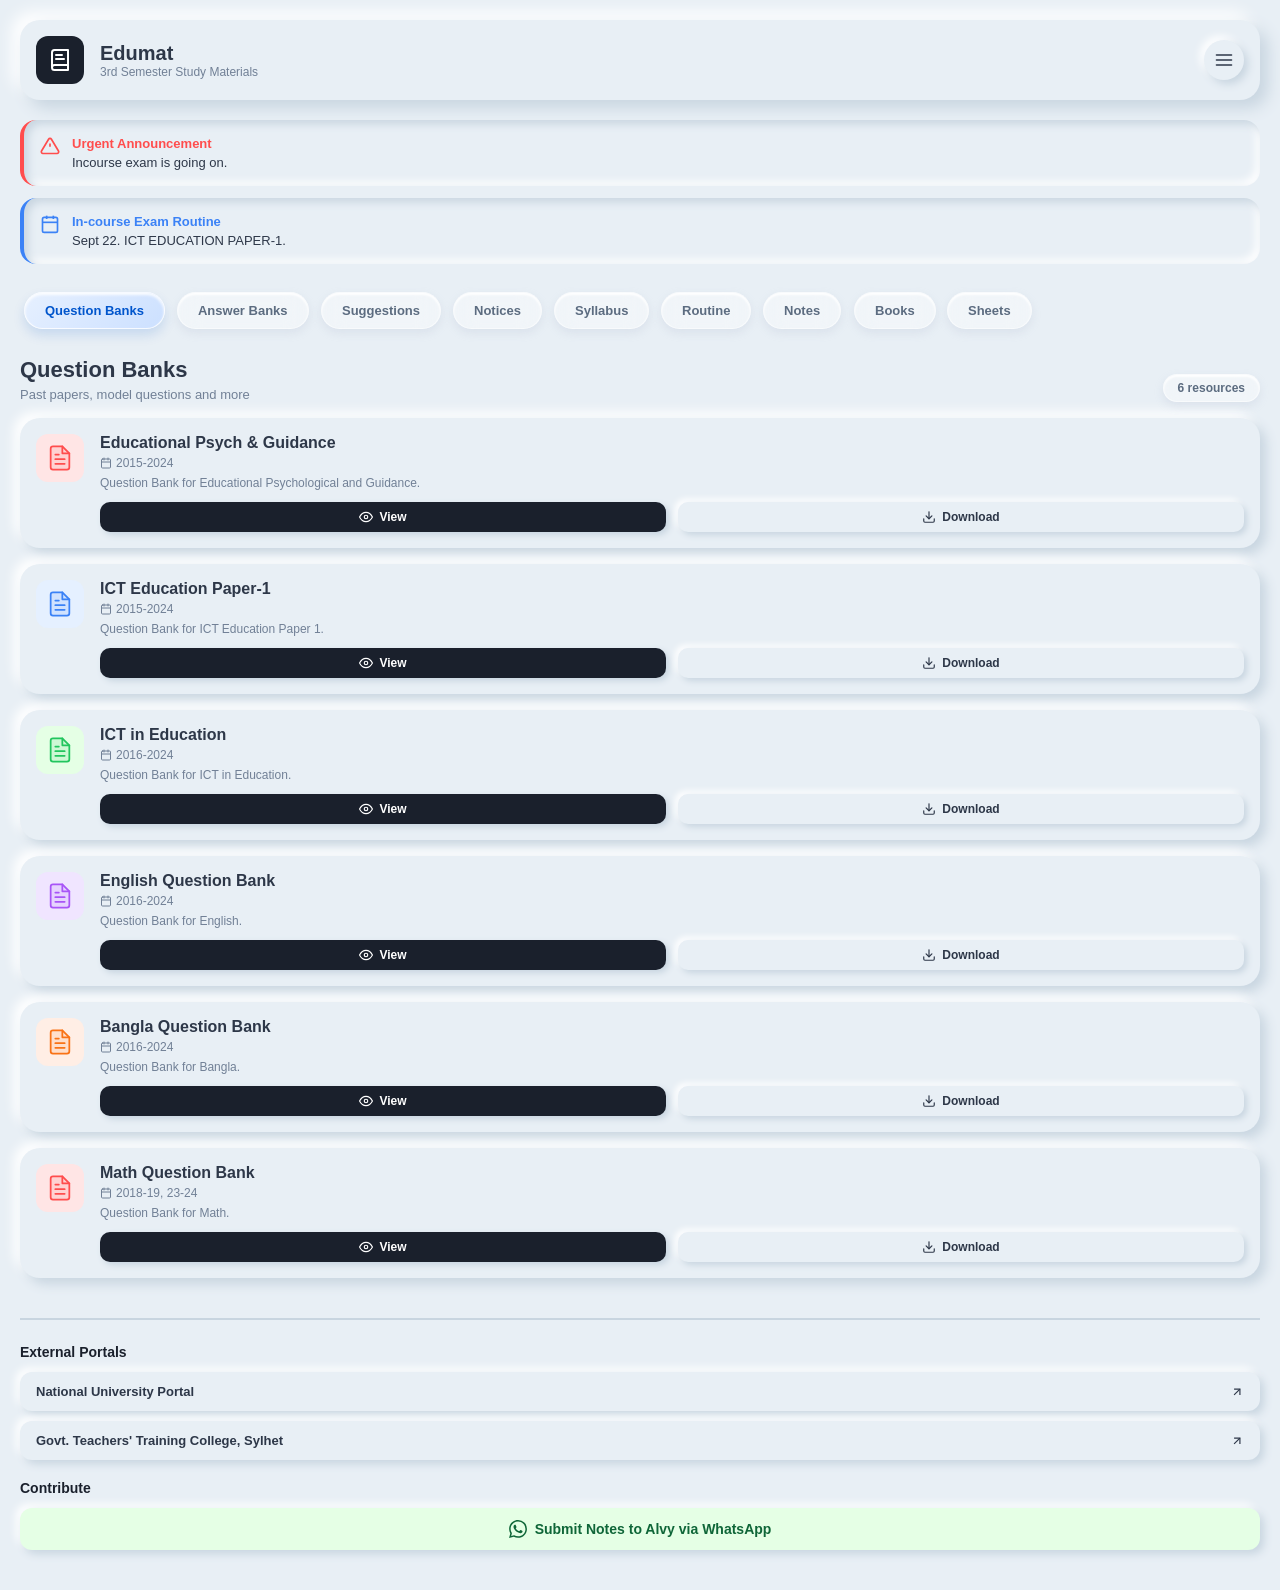
<file: index.html>
<!DOCTYPE html>
<html lang="en">
<head>
<meta charset="UTF-8">
<meta name="viewport" content="width=device-width, initial-scale=1.0">
<title>Edumat - Resource Hub</title>
<link rel="stylesheet" href="style.css">
</head>
<body>

  <div class="header">
    <div class="header-left">
      <div class="logo-box">
        <svg viewBox="0 0 24 24"><path d="M4 19.5v-15A2.5 2.5 0 0 1 6.5 2H20v20H6.5a2.5 2.5 0 0 1 0-5H20" stroke-linecap="round" stroke-linejoin="round"/><path d="M8 7h6M8 11h8" stroke-linecap="round" stroke-linejoin="round"/></svg>
      </div>
      <div class="header-text">
        <h1>Edumat</h1>
        <p>3rd Semester Study Materials</p>
      </div>
    </div>
    <button class="menu-btn">
      <svg width="20" height="20" viewBox="0 0 24 24" fill="none" stroke="currentColor" stroke-width="2" stroke-linecap="round" stroke-linejoin="round"><line x1="3" y1="12" x2="21" y2="12"></line><line x1="3" y1="6" x2="21" y2="6"></line><line x1="3" y1="18" x2="21" y2="18"></line></svg>
    </button>
  </div>

  <div class="alerts-container">
    <div class="alert-box alert-urgent">
      <svg class="alert-icon" style="color: var(--icon-red-text);" viewBox="0 0 24 24" fill="none" stroke="currentColor" stroke-width="2"><path d="M10.29 3.86L1.82 18a2 2 0 0 0 1.71 3h16.94a2 2 0 0 0 1.71-3L13.71 3.86a2 2 0 0 0-3.42 0z"></path><line x1="12" y1="9" x2="12" y2="13"></line><line x1="12" y1="17" x2="12.01" y2="17"></line></svg>
      <div>
        <strong style="color: var(--icon-red-text); display: block; margin-bottom: 4px;">Urgent Announcement</strong>
        Incourse exam is going on.
      </div>
    </div>
    
    <div class="alert-box alert-exam">
      <svg class="alert-icon" style="color: var(--icon-blue-text);" viewBox="0 0 24 24" fill="none" stroke="currentColor" stroke-width="2"><rect x="3" y="4" width="18" height="18" rx="2" ry="2"></rect><line x1="16" y1="2" x2="16" y2="6"></line><line x1="8" y1="2" x2="8" y2="6"></line><line x1="3" y1="10" x2="21" y2="10"></line></svg>
      <div>
        <strong style="color: var(--icon-blue-text); display: block; margin-bottom: 4px;">In-course Exam Routine</strong>
        Sept 22. ICT EDUCATION PAPER-1. 
      </div>
    </div>
  </div>

  <div class="tabs-container" id="tabs">
    <button class="tab active" data-category="qb">Question Banks</button>
    <button class="tab" data-category="ab">Answer Banks</button>
    <button class="tab" data-category="suggestions">Suggestions</button>
    <button class="tab" data-category="notices">Notices</button>
    <button class="tab" data-category="syllabus">Syllabus</button>
    <button class="tab" data-category="routine">Routine</button>
    <button class="tab" data-category="notes">Notes</button>
    <button class="tab" data-category="books">Books</button>
    <button class="tab" data-category="sheets">Sheets</button>
  </div>

  <div class="section-header">
    <div class="section-title">
      <h2 id="section-title">Question Banks</h2>
      <p id="section-subtitle">Past papers, model questions and more</p>
    </div>
    <div class="item-count" id="item-count">6 resources</div>
  </div>

  <div class="resource-list" id="resource-list">
    <!-- Items rendered by JS -->
  </div>

  <div class="site-footer">
    <div class="footer-section">
      <h3>External Portals</h3>
      <div class="footer-links">
        <a href="http://www.nu.ac.bd/" target="_blank" class="footer-link">
          National University Portal
          <svg width="14" height="14" viewBox="0 0 24 24" fill="none" stroke="currentColor" stroke-width="2"><line x1="7" y1="17" x2="17" y2="7"></line><polyline points="7 7 17 7 17 17"></polyline></svg>
        </a>
        <a href="http://www.ttcsylhet.gov.bd/" target="_blank" class="footer-link">
          Govt. Teachers' Training College, Sylhet
          <svg width="14" height="14" viewBox="0 0 24 24" fill="none" stroke="currentColor" stroke-width="2"><line x1="7" y1="17" x2="17" y2="7"></line><polyline points="7 7 17 7 17 17"></polyline></svg>
        </a>
      </div>
    </div>
    
    <div class="footer-section">
      <h3>Contribute</h3>
      <!-- EDIT YOUR PHONE NUMBER HERE -->
      <a href="https://wa.me/8801989193680?text=Hi%20Alvy,%20I%20have%20a%20note%20to%20submit%20for%20Edumat." target="_blank" class="whatsapp-btn">
        <svg width="18" height="18" viewBox="0 0 24 24" fill="currentColor"><path d="M17.472 14.382c-.297-.149-1.758-.867-2.03-.967-.273-.099-.471-.148-.67.15-.197.297-.767.966-.94 1.164-.173.199-.347.223-.644.075-.297-.15-1.255-.463-2.39-1.475-.883-.788-1.48-1.761-1.653-2.059-.173-.297-.018-.458.13-.606.134-.133.298-.347.446-.52.149-.174.198-.298.298-.497.099-.198.05-.371-.025-.52-.075-.149-.669-1.612-.916-2.207-.242-.579-.487-.5-.669-.51-.173-.008-.371-.01-.57-.01-.198 0-.52.074-.792.372-.272.297-1.04 1.016-1.04 2.479 0 1.462 1.065 2.875 1.213 3.074.149.198 2.096 3.2 5.077 4.487.709.306 1.262.489 1.694.625.712.227 1.36.195 1.871.118.571-.085 1.758-.719 2.006-1.413.248-.694.248-1.289.173-1.413-.074-.124-.272-.198-.57-.347m-5.421 7.403h-.004a9.87 9.87 0 01-5.031-1.378l-.361-.214-3.741.982.998-3.648-.235-.374a9.86 9.86 0 01-1.51-5.26c.001-5.45 4.436-9.884 9.888-9.884 2.64 0 5.122 1.03 6.988 2.898a9.825 9.825 0 012.893 6.994c-.003 5.45-4.437 9.884-9.885 9.884m8.413-18.297A11.815 11.815 0 0012.05 0C5.495 0 .16 5.335.157 11.892c0 2.096.547 4.142 1.588 5.945L.057 24l6.305-1.654a11.882 11.882 0 005.683 1.448h.005c6.554 0 11.89-5.335 11.893-11.893a11.821 11.821 0 00-3.48-8.413z"/></svg>
        Submit Notes to Alvy via WhatsApp
      </a>
    </div>
  </div>

<script src="app.js"></script>
</body>
</html>
</file>
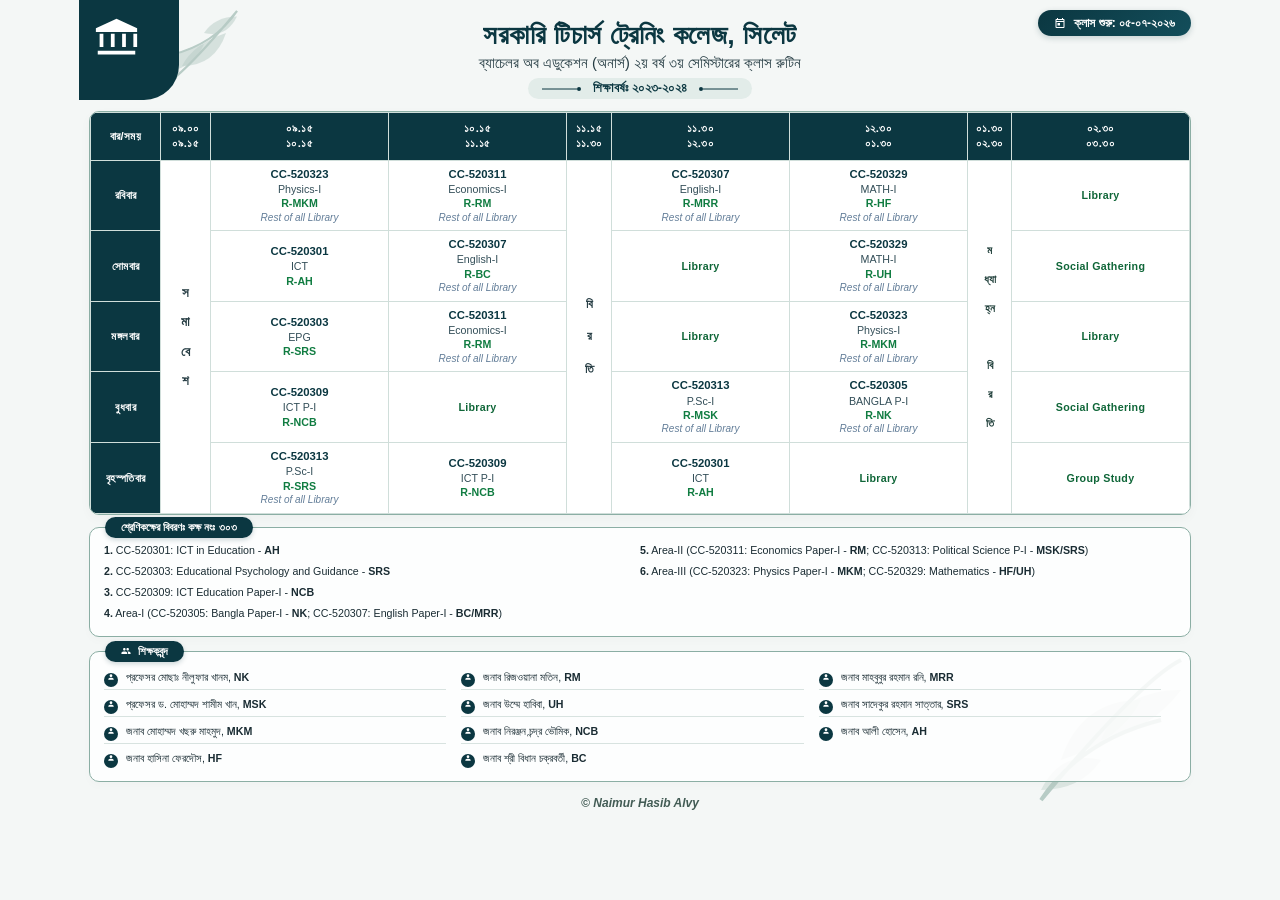
<file: Class routine.html>
<!DOCTYPE html>
<html lang="bn">
<head>
    <meta charset="UTF-8">
    <title>Class Routine Replicated Final Editable</title>
    <style>
        @page {
            size: A4 landscape;
            margin: 5mm 10mm;
            background-color: #f4f7f6;
        }
        body {
            font-family: -apple-system, BlinkMacSystemFont, "Segoe UI", Roboto, Helvetica, Arial, sans-serif;
            margin: 0;
            padding: 0;
            color: #1a2c33;
            box-sizing: border-box;
            background-color: #f4f7f6;
        }
        *, *::before, *::after {
            box-sizing: border-box;
        }
        
        /* Top Left Corner Shape */
        .corner-shape {
            position: absolute;
            top: 0;
            left: 0;
            width: 100px;
            height: 100px;
            background-color: #0b3741;
            border-radius: 0 0 35px 0;
            z-index: 10;
        }
        .corner-shape svg {
            position: absolute;
            top: 15px;
            left: 15px;
            width: 45px;
            height: 45px;
        }
        
        /* Leaves Decor */
        .leaf-top {
            position: absolute;
            top: 0;
            left: 70px;
            width: 110px;
            height: 110px;
            z-index: 1;
        }
        .leaf-bottom {
            position: absolute;
            bottom: 0;
            right: 0;
            width: 200px;
            height: 200px;
            z-index: 1;
        }

        /* Top Right Date Badge */
        .date-badge {
            position: absolute;
            top: 10px;
            right: 10px;
            background: linear-gradient(135deg, #0b3741, #134e5b);
            color: #ffffff;
            padding: 6px 16px;
            border-radius: 20px;
            font-size: 9pt;
            font-weight: 600;
            display: inline-block;
            z-index: 10;
            box-shadow: 0 2px 6px rgba(11, 55, 65, 0.2);
        }
        .date-badge svg {
            width: 12px;
            height: 12px;
            vertical-align: -2px;
            margin-right: 5px;
        }

        /* Container for print alignment in web view */
        .page-wrapper {
            position: relative;
            width: 100%;
            max-width: 1122px;
            margin: 0 auto;
            padding: 10px;
            background-color: #f4f7f6;
            min-height: 790px;
            overflow: hidden;
        }

        /* Header Section */
        .header {
            text-align: center;
            position: relative;
            z-index: 5;
            margin-top: 10px;
            margin-bottom: 12px;
        }
        .header h1 {
            margin: 0 0 4px 0;
            font-size: 20pt;
            color: #0b3741;
            letter-spacing: 0.5px;
            font-weight: 700;
        }
        .header h2 {
            margin: 0 0 6px 0;
            font-size: 11pt;
            color: #243b42;
            font-weight: 500;
        }
        .academic-year {
            display: inline-block;
            font-size: 9.5pt;
            font-weight: bold;
            color: #0b3741;
            vertical-align: middle;
            background: #e2ece9;
            padding: 3px 14px;
            border-radius: 12px;
        }
        .academic-year svg {
            vertical-align: middle;
        }

        /* Table Styles */
        .table-container {
            border: 1.5px solid #8baea4;
            border-radius: 10px;
            overflow: hidden;
            margin-bottom: 12px;
            background-color: #ffffff;
            position: relative;
            z-index: 5;
            box-shadow: 0 4px 12px rgba(0, 0, 0, 0.03);
            page-break-inside: avoid;
        }
        table.routine {
            width: 100%;
            border-collapse: collapse;
            text-align: center;
            table-layout: fixed;
        }
        table.routine th, table.routine td {
            border: 1px solid #d0deda;
            padding: 6px 4px;
            font-size: 8pt;
            line-height: 1.35;
        }
        table.routine thead th {
            font-weight: 700;
            color: #ffffff;
            background-color: #0b3741;
            padding: 8px 4px;
            font-size: 8.5pt;
            letter-spacing: 0.3px;
        }
        
        /* Routine cell internal text formatting */
        table.routine td {
            background-color: #ffffff;
            transition: background 0.2s;
        }
        table.routine tbody tr:hover td:not(.day-col):not(.break-cell):not(.lunch-break-cell) {
            background-color: #f7faf9;
        }

        .course-code {
            font-weight: 700;
            color: #0b3741;
            display: block;
            font-size: 8.5pt;
        }
        .course-name {
            font-weight: 500;
            color: #334e58;
            display: block;
        }
        .course-teacher {
            font-weight: 600;
            color: #107c41;
            display: block;
        }
        .course-location {
            font-size: 7.5pt;
            color: #627d98;
            display: block;
            font-style: italic;
        }
        
        /* Column specifics */
        .day-col {
            background-color: #0b3741 !important;
            color: #ffffff !important;
            font-weight: bold;
            font-size: 10pt;
            width: 70px;
            letter-spacing: 0.5px;
        }
        
        .break-cell {
            background-color: #e8f0ec;
            font-weight: 700;
            font-size: 9pt;
            color: #243b42;
            width: 34px;
        }
        .lunch-break-cell {
            background-color: #e2ece9;
            font-weight: 700;
            font-size: 9pt;
            color: #1b3b36;
            width: 44px;
        }
        .vertical-text {
            line-height: 1.6;
        }
        
        .green-text {
            color: #0f6638;
            font-weight: 700;
            background-color: #f0f7f4;
            letter-spacing: 0.3px;
        }

        /* Bottom Detail Sections */
        .details-wrapper {
            position: relative;
            z-index: 5;
            width: 100%;
            page-break-inside: avoid;
        }
        
        .box {
            border: 1px solid #8baea4;
            border-radius: 10px;
            position: relative;
            background-color: rgba(255, 255, 255, 0.85);
            margin-bottom: 14px;
            box-shadow: 0 4px 10px rgba(0, 0, 0, 0.02);
        }
        .box-title {
            position: absolute;
            top: -11px;
            left: 15px;
            background-color: #0b3741;
            color: #ffffff;
            padding: 4px 16px;
            border-radius: 14px;
            font-size: 8.5pt;
            font-weight: bold;
            line-height: 1.2;
            display: inline-block;
            box-shadow: 0 2px 5px rgba(11, 55, 65, 0.2);
        }
        .box-title svg {
            width: 10px;
            height: 10px;
            fill: #ffffff;
            vertical-align: -1px;
            margin-right: 4px;
        }
        
        /* Courses Grid */
        .courses-content {
            padding: 14px 14px 10px 14px;
            display: table;
            width: 100%;
            font-size: 8pt;
            color: #1a2c33;
            line-height: 1.5;
        }
        .courses-col {
            display: table-cell;
            width: 50%;
            vertical-align: top;
            padding-right: 20px;
        }
        .course-item {
            margin-bottom: 5px;
        }
        
        /* Teachers Grid */
        .teachers-content {
            padding: 14px 14px 8px 14px;
            display: table;
            width: 100%;
            font-size: 8pt;
            color: #1a2c33;
        }
        .teachers-col {
            display: table-cell;
            width: 33.33%;
            vertical-align: top;
            padding-right: 15px;
        }
        .teacher-item {
            border-bottom: 1px solid #d8e3e0;
            padding: 5px 0;
            position: relative;
            padding-left: 22px;
            margin-bottom: 3px;
        }
        .teacher-icon {
            position: absolute;
            left: 0;
            top: 7px;
            width: 14px;
            height: 14px;
            background-color: #0b3741;
            border-radius: 50%;
            text-align: center;
        }
        .teacher-icon svg {
            width: 8px;
            height: 8px;
            vertical-align: 2px;
        }

        /* Copyright */
        .copyright {
            text-align: center;
            font-size: 9pt;
            color: #435c55;
            font-weight: 600;
            margin-top: 4px;
            position: relative;
            z-index: 5;
        }

    </style>
</head>
<body>

<div class="page-wrapper">
    <!-- Background Decors -->
    <div class="corner-shape">
        <svg viewBox="0 0 24 24" fill="#ffffff">
            <path fill="#ffffff" d="M12 2L1 7v2h22V7L12 2zM3 10h2v7H3v-7zm6 0h2v7H9v-7zm6 0h2v7h-2v-7zm6 0h2v7h-2v-7zM2 19h20v2H2v-2z"/>
        </svg>
    </div>
    
    <svg class="leaf-top" viewBox="0 0 100 100">
        <path d="M10,80 Q30,70 80,10 Q60,40 20,50" stroke="#b8ccc6" stroke-width="2" fill="none"/>
        <path d="M30,60 Q40,40 70,30 Q60,60 30,60 Z" fill="#b8ccc6" opacity="0.5"/>
        <path d="M10,65 Q25,45 50,40 Q40,65 10,65 Z" fill="#b8ccc6" opacity="0.5"/>
        <path d="M50,30 Q60,15 80,15 Q70,35 50,30 Z" fill="#b8ccc6" opacity="0.5"/>
    </svg>
    
    <svg class="leaf-bottom" viewBox="0 0 100 100">
        <path d="M90,20 Q70,30 20,90 Q40,60 80,50" stroke="#b8ccc6" stroke-width="2" fill="none"/>
        <path d="M70,40 Q60,60 30,70 Q40,40 70,40 Z" fill="#b8ccc6" opacity="0.4"/>
        <path d="M90,35 Q75,55 50,60 Q60,35 90,35 Z" fill="#b8ccc6" opacity="0.4"/>
        <path d="M50,70 Q40,85 20,85 Q30,65 50,70 Z" fill="#b8ccc6" opacity="0.4"/>
    </svg>

    <div class="date-badge">
        <svg viewBox="0 0 24 24" fill="#ffffff">
            <path fill="#ffffff" d="M19 4h-1V2h-2v2H8V2H6v2H5c-1.11 0-1.99.9-1.99 2L3 20a2 2 0 002 2h14c1.1 0 2-.9 2-2V6c0-1.1-.9-2-2-2zm0 16H5V10h14v10zM5 8V6h14v2H5zM7 12h5v5H7v-5z"/>
        </svg>
        ক্লাস শুরু: ০৫-০৭-২০২৬
    </div>

    <!-- Header -->
    <div class="header">
        <h1>সরকারি টিচার্স ট্রেনিং কলেজ, সিলেট</h1>
        <h2>ব্যাচেলর অব এডুকেশন (অনার্স) ২য় বর্ষ ৩য় সেমিস্টারের ক্লাস রুটিন</h2>
        <div class="academic-year">
            <svg width="40" height="10"><line x1="0" y1="5" x2="35" y2="5" stroke="#0b3741"/><circle cx="37" cy="5" r="2" fill="#0b3741"/></svg>
            <span style="margin: 0 8px;">শিক্ষাবর্ষঃ ২০২৩-২০২৪</span>
            <svg width="40" height="10"><circle cx="3" cy="5" r="2" fill="#0b3741"/><line x1="5" y1="5" x2="40" y2="5" stroke="#0b3741"/></svg>
        </div>
    </div>

    <!-- Table -->
    <div class="table-container">
        <table class="routine">
            <thead>
                <tr>
                    <th style="width: 70px;">বার/সময়</th>
                    <th style="width: 50px;">০৯.০০<br>০৯.১৫</th>
                    <th>০৯.১৫<br>১০.১৫</th> 
                    <th>১০.১৫<br>১১.১৫</th>
                    <th style="width: 45px;">১১.১৫<br>১১.৩০</th>
                    <th>১১.৩০<br>১২.৩০</th>
                    <th>১২.৩০<br>০১.৩০</th>
                    <th style="width: 44px;">০১.৩০<br>০২.৩০</th>
                    <th>০২.৩০<br>০৩.৩০</th>
                </tr>
            </thead>
            <tbody>
                <tr>
                    <td class="day-col">রবিবার</td>
                    <td rowspan="5" class="break-cell vertical-text" style="font-size: 10pt; line-height: 2.2;">স<br>মা<br>বে<br>শ</td>
                    <td>
                        <span class="course-code">CC-520323</span>
                        <span class="course-name">Physics-I</span>
                        <span class="course-teacher">R-MKM</span>
                        <span class="course-location">Rest of all Library</span>
                    </td>
                    <td>
                        <span class="course-code">CC-520311</span>
                        <span class="course-name">Economics-I</span>
                        <span class="course-teacher">R-RM</span>
                        <span class="course-location">Rest of all Library</span>
                    </td>
                    <td rowspan="5" class="break-cell vertical-text" style="font-size: 9pt;">বি<br><br>র<br><br>তি</td>
                    <td>
                        <span class="course-code">CC-520307</span>
                        <span class="course-name">English-I</span>
                        <span class="course-teacher">R-MRR</span>
                        <span class="course-location">Rest of all Library</span>
                    </td>
                    <td>
                        <span class="course-code">CC-520329</span>
                        <span class="course-name">MATH-I</span>
                        <span class="course-teacher">R-HF</span>
                        <span class="course-location">Rest of all Library</span>
                    </td>
                    <td rowspan="5" class="lunch-break-cell vertical-text">ম<br><br>ধ্যা<br><br>হ্ন<br><br><br><br>বি<br><br>র<br><br>তি</td>
                    <td class="green-text">Library</td>
                </tr>
                <tr>
                    <td class="day-col">সোমবার</td>
                    <td>
                        <span class="course-code">CC-520301</span>
                        <span class="course-name">ICT</span>
                        <span class="course-teacher">R-AH</span>
                    </td>
                    <td>
                        <span class="course-code">CC-520307</span>
                        <span class="course-name">English-I</span>
                        <span class="course-teacher">R-BC</span>
                        <span class="course-location">Rest of all Library</span>
                    </td>
                    <td class="green-text">Library</td>
                    <td>
                        <span class="course-code">CC-520329</span>
                        <span class="course-name">MATH-I</span>
                        <span class="course-teacher">R-UH</span>
                        <span class="course-location">Rest of all Library</span>
                    </td>
                    <td class="green-text">Social Gathering</td>
                </tr>
                <tr>
                    <td class="day-col">মঙ্গলবার</td>
                    <td>
                        <span class="course-code">CC-520303</span>
                        <span class="course-name">EPG</span>
                        <span class="course-teacher">R-SRS</span>
                    </td>
                    <td>
                        <span class="course-code">CC-520311</span>
                        <span class="course-name">Economics-I</span>
                        <span class="course-teacher">R-RM</span>
                        <span class="course-location">Rest of all Library</span>
                    </td>
                    <td class="green-text">Library</td>
                    <td>
                        <span class="course-code">CC-520323</span>
                        <span class="course-name">Physics-I</span>
                        <span class="course-teacher">R-MKM</span>
                        <span class="course-location">Rest of all Library</span>
                    </td>
                    <td class="green-text">Library</td>
                </tr>
                <tr>
                    <td class="day-col">বুধবার</td>
                    <td>
                        <span class="course-code">CC-520309</span>
                        <span class="course-name">ICT P-I</span>
                        <span class="course-teacher">R-NCB</span>
                    </td>
                    <td class="green-text">Library</td>
                    <td>
                        <span class="course-code">CC-520313</span>
                        <span class="course-name">P.Sc-I</span>
                        <span class="course-teacher">R-MSK</span>
                        <span class="course-location">Rest of all Library</span>
                    </td>
                    <td>
                        <span class="course-code">CC-520305</span>
                        <span class="course-name">BANGLA P-I</span>
                        <span class="course-teacher">R-NK</span>
                        <span class="course-location">Rest of all Library</span>
                    </td>
                    <td class="green-text">Social Gathering</td>
                </tr>
                <tr>
                    <td class="day-col">বৃহস্পতিবার</td>
                    <td>
                        <span class="course-code">CC-520313</span>
                        <span class="course-name">P.Sc-I</span>
                        <span class="course-teacher">R-SRS</span>
                        <span class="course-location">Rest of all Library</span>
                    </td>
                    <td>
                        <span class="course-code">CC-520309</span>
                        <span class="course-name">ICT P-I</span>
                        <span class="course-teacher">R-NCB</span>
                    </td>
                    <td>
                        <span class="course-code">CC-520301</span>
                        <span class="course-name">ICT</span>
                        <span class="course-teacher">R-AH</span>
                    </td>
                    <td class="green-text">Library</td>
                    <td class="green-text">Group Study</td>
                </tr>
            </tbody>
        </table>
    </div>

    <!-- Details Sections -->
    <div class="details-wrapper">
        <!-- Courses Box -->
        <div class="box">
            <div class="box-title">শ্রেণিকক্ষের বিবরণঃ কক্ষ নংঃ ৩০৩</div>
            <div class="courses-content">
                <div class="courses-col">
                    <div class="course-item"><strong>1.</strong> CC-520301: ICT in Education - <strong>AH</strong></div>
                    <div class="course-item"><strong>2.</strong> CC-520303: Educational Psychology and Guidance - <strong>SRS</strong></div>
                    <div class="course-item"><strong>3.</strong> CC-520309: ICT Education Paper-I - <strong>NCB</strong></div>
                    <div class="course-item"><strong>4.</strong> Area-I (CC-520305: Bangla Paper-I - <strong>NK</strong>; CC-520307: English Paper-I - <strong>BC/MRR</strong>)</div>
                </div>
                <div class="courses-col">
                    <div class="course-item"><strong>5.</strong> Area-II (CC-520311: Economics Paper-I - <strong>RM</strong>; CC-520313: Political Science P-I - <strong>MSK/SRS</strong>)</div>
                    <div class="course-item"><strong>6.</strong> Area-III (CC-520323: Physics Paper-I - <strong>MKM</strong>; CC-520329: Mathematics - <strong>HF/UH</strong>)</div>
                </div>
            </div>
        </div>
        
        <!-- Teachers Box -->
        <div class="box">
            <div class="box-title">
                <svg viewBox="0 0 24 24" fill="#ffffff"><path fill="#ffffff" d="M16 11c1.66 0 2.99-1.34 2.99-3S17.66 5 16 5c-1.66 0-3 1.34-3 3s1.34 3 3 3zm-8 0c1.66 0 2.99-1.34 2.99-3S9.66 5 8 5 5 6.34 5 8s1.34 3 3 3zm0 2c-2.33 0-7 1.17-7 3.5V19h14v-2.5c0-2.33-4.67-3.5-7-3.5zm8 0c-.29 0-.62.02-.97.05 1.16.84 1.97 1.97 1.97 3.45V19h6v-2.5c0-2.33-4.67-3.5-7-3.5z"/></svg>
                শিক্ষকবৃন্দ
            </div>
            <div class="teachers-content">
                <!-- Col 1 -->
                <div class="teachers-col">
                    <div class="teacher-item"><div class="teacher-icon"><svg viewBox="0 0 24 24" fill="#ffffff"><path fill="#ffffff" d="M12 12c2.21 0 4-1.79 4-4s-1.79-4-4-4-4 1.79-4 4 1.79 4 4 4zm0 2c-2.67 0-8 1.34-8 4v2h16v-2c0-2.66-5.33-4-8-4z"/></svg></div> প্রফেসর মোছাঃ নীলুফার খানম, <strong>NK</strong></div>
                    <div class="teacher-item"><div class="teacher-icon"><svg viewBox="0 0 24 24" fill="#ffffff"><path fill="#ffffff" d="M12 12c2.21 0 4-1.79 4-4s-1.79-4-4-4-4 1.79-4 4 1.79 4 4 4zm0 2c-2.67 0-8 1.34-8 4v2h16v-2c0-2.66-5.33-4-8-4z"/></svg></div> প্রফেসর ড. মোহাম্মদ শামীম খান, <strong>MSK</strong></div>
                    <div class="teacher-item"><div class="teacher-icon"><svg viewBox="0 0 24 24" fill="#ffffff"><path fill="#ffffff" d="M12 12c2.21 0 4-1.79 4-4s-1.79-4-4-4-4 1.79-4 4 1.79 4 4 4zm0 2c-2.67 0-8 1.34-8 4v2h16v-2c0-2.66-5.33-4-8-4z"/></svg></div> জনাব মোহাম্মদ খছরু মাহমুদ, <strong>MKM</strong></div>
                    <div class="teacher-item" style="border-bottom: none;"><div class="teacher-icon"><svg viewBox="0 0 24 24" fill="#ffffff"><path fill="#ffffff" d="M12 12c2.21 0 4-1.79 4-4s-1.79-4-4-4-4 1.79-4 4 1.79 4 4 4zm0 2c-2.67 0-8 1.34-8 4v2h16v-2c0-2.66-5.33-4-8-4z"/></svg></div> জনাব হাসিনা ফেরদৌস, <strong>HF</strong></div>
                </div>
                <!-- Col 2 -->
                <div class="teachers-col">
                    <div class="teacher-item"><div class="teacher-icon"><svg viewBox="0 0 24 24" fill="#ffffff"><path fill="#ffffff" d="M12 12c2.21 0 4-1.79 4-4s-1.79-4-4-4-4 1.79-4 4 1.79 4 4 4zm0 2c-2.67 0-8 1.34-8 4v2h16v-2c0-2.66-5.33-4-8-4z"/></svg></div> জনাব রিজওয়ানা মতিন, <strong>RM</strong></div>
                    <div class="teacher-item"><div class="teacher-icon"><svg viewBox="0 0 24 24" fill="#ffffff"><path fill="#ffffff" d="M12 12c2.21 0 4-1.79 4-4s-1.79-4-4-4-4 1.79-4 4 1.79 4 4 4zm0 2c-2.67 0-8 1.34-8 4v2h16v-2c0-2.66-5.33-4-8-4z"/></svg></div> জনাব উম্মে হাবিবা, <strong>UH</strong></div>
                    <div class="teacher-item"><div class="teacher-icon"><svg viewBox="0 0 24 24" fill="#ffffff"><path fill="#ffffff" d="M12 12c2.21 0 4-1.79 4-4s-1.79-4-4-4-4 1.79-4 4 1.79 4 4 4zm0 2c-2.67 0-8 1.34-8 4v2h16v-2c0-2.66-5.33-4-8-4z"/></svg></div> জনাব নিরঞ্জন চন্দ্র ভৌমিক, <strong>NCB</strong></div>
                    <div class="teacher-item" style="border-bottom: none;"><div class="teacher-icon"><svg viewBox="0 0 24 24" fill="#ffffff"><path fill="#ffffff" d="M12 12c2.21 0 4-1.79 4-4s-1.79-4-4-4-4 1.79-4 4 1.79 4 4 4zm0 2c-2.67 0-8 1.34-8 4v2h16v-2c0-2.66-5.33-4-8-4z"/></svg></div> জনাব শ্রী বিধান চক্রবর্তী, <strong>BC</strong></div>
                </div>
                <!-- Col 3 -->
                <div class="teachers-col">
                    <div class="teacher-item"><div class="teacher-icon"><svg viewBox="0 0 24 24" fill="#ffffff"><path fill="#ffffff" d="M12 12c2.21 0 4-1.79 4-4s-1.79-4-4-4-4 1.79-4 4 1.79 4 4 4zm0 2c-2.67 0-8 1.34-8 4v2h16v-2c0-2.66-5.33-4-8-4z"/></svg></div> জনাব মাহবুবুর রহমান রনি, <strong>MRR</strong></div>
                    <div class="teacher-item"><div class="teacher-icon"><svg viewBox="0 0 24 24" fill="#ffffff"><path fill="#ffffff" d="M12 12c2.21 0 4-1.79 4-4s-1.79-4-4-4-4 1.79-4 4 1.79 4 4 4zm0 2c-2.67 0-8 1.34-8 4v2h16v-2c0-2.66-5.33-4-8-4z"/></svg></div> জনাব সাদেকুর রহমান সাত্তার, <strong>SRS</strong></div>
                    <div class="teacher-item" style="border-bottom: none;"><div class="teacher-icon"><svg viewBox="0 0 24 24" fill="#ffffff"><path fill="#ffffff" d="M12 12c2.21 0 4-1.79 4-4s-1.79-4-4-4-4 1.79-4 4 1.79 4 4 4zm0 2c-2.67 0-8 1.34-8 4v2h16v-2c0-2.66-5.33-4-8-4z"/></svg></div> জনাব আলী হোসেন, <strong>AH</strong></div>
                </div>
            </div>
        </div>
    </div>

    <!-- Copyright -->
    <div class="copyright">
      <i> &copy; Naimur Hasib Alvy </i>
    </div>
</div>
</body>
</html>
</file>
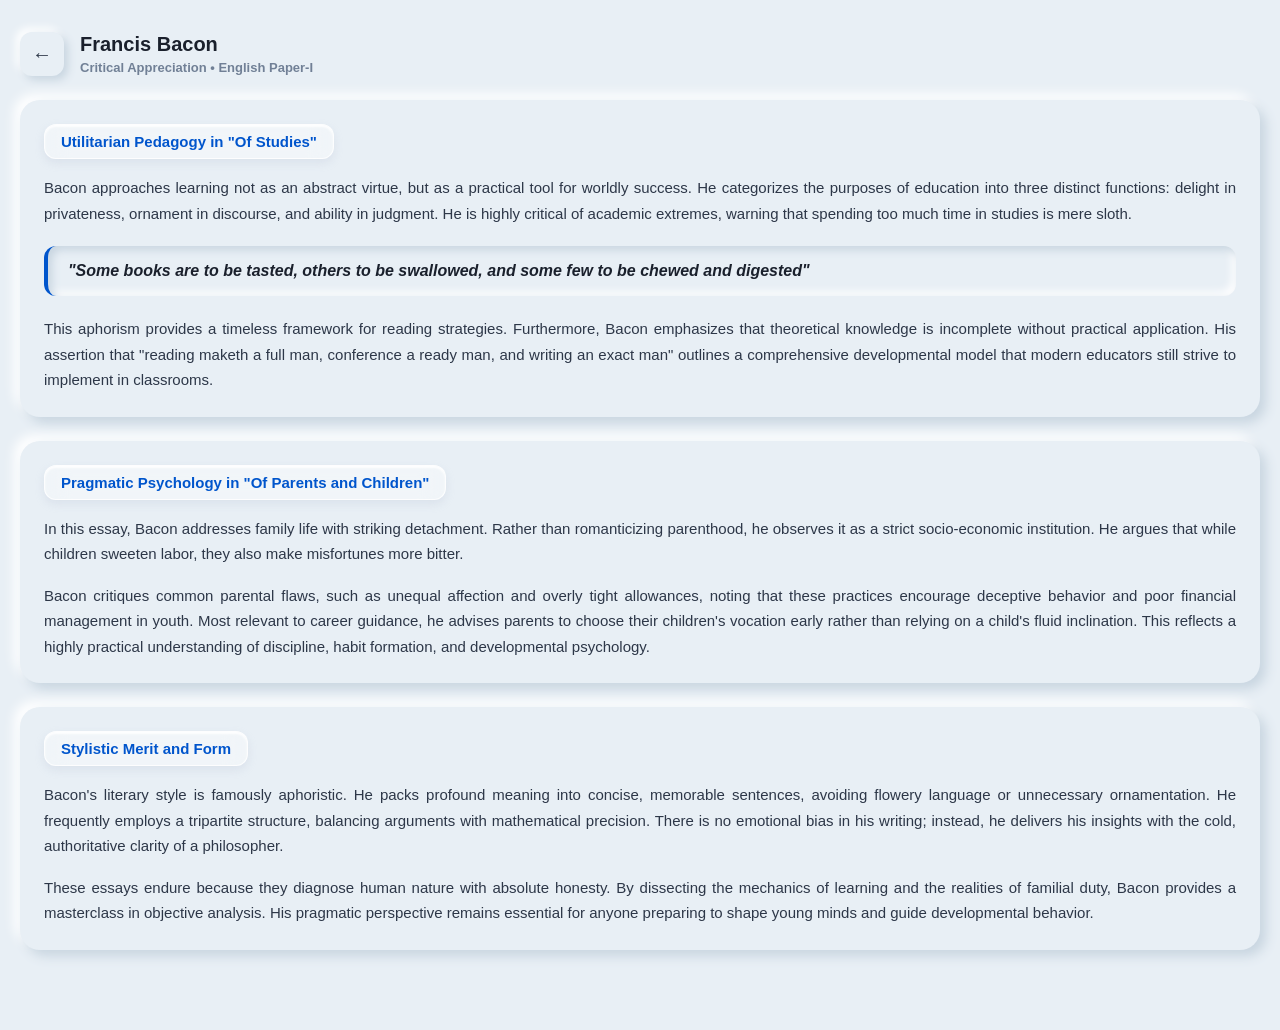
<file: critical-appreciation-bacon.html>
<!DOCTYPE html>
<html lang="en">
<head>
<!-- Primary Meta Tags -->
<meta name="title" content="Edumat | 3rd Semester Resource Hub">
<meta name="description" content="Access all B.Ed. Honours 3rd Semester study materials, question banks, syllabus trackers, and notes in one place.">

<!-- Open Graph / WhatsApp / Facebook -->
<meta property="og:type" content="website">
<meta property="og:url" content="https://edumat.alvylabs.com/">
<meta property="og:title" content="Francis Bacon Notes - Edumat">
<meta property="og:description" content="Critical Appreciation of Francis Bacon: Of Studies, Of Parents and Children.">
<meta property="og:image" content="https://edumat.alvylabs.com/og-preview.png">

<!-- Twitter -->
<meta name="twitter:card" content="summary_large_image">
<meta name="twitter:url" content="https://edumat.alvylabs.com/">
<meta name="twitter:title" content="Francis Bacon Notes - Edumat">
<meta name="twitter:description" content="Critical Appreciation of Francis Bacon: Of Studies, Of Parents and Children">
<meta name="twitter:image" content="https://edumat.alvylabs.com/og-preview.png">

<meta charset="UTF-8">
<meta name="viewport" content="width=device-width, initial-scale=1.0">
<title>Francis Bacon Notes - Edumat</title>
<link rel="stylesheet" href="style.css">
<style>
  /* Header Navigation */
  .nav-header {
    display: flex;
    align-items: center;
    gap: 16px;
    margin-bottom: 24px;
    padding-top: 12px;
  }
  .back-btn {
    width: 44px;
    height: 44px;
    border-radius: 12px;
    background: var(--bg-color);
    box-shadow: 4px 4px 8px var(--shadow-dark), -4px -4px 8px var(--shadow-light);
    display: flex;
    align-items: center;
    justify-content: center;
    color: var(--text-main);
    text-decoration: none;
    font-weight: bold;
    font-size: 20px;
    cursor: pointer;
    border: none;
    transition: all 0.2s ease;
  }
  .back-btn:active {
    box-shadow: inset 4px 4px 8px var(--shadow-dark), inset -4px -4px 8px var(--shadow-light);
  }
  .page-header-text h1 {
    font-size: 20px;
    font-weight: 800;
    color: var(--accent-dark);
    margin-bottom: 4px;
  }
  .page-header-text p {
    font-size: 13px;
    font-weight: 600;
    color: var(--text-muted);
  }

  /* Content Wrapper */
  .note-wrapper {
    display: flex;
    flex-direction: column;
    gap: 24px;
    padding-bottom: 40px;
  }

  /* Neumorphic Reading Cards */
  .note-card {
    padding: 24px;
    border-radius: 20px;
    background: var(--bg-color);
    box-shadow: 6px 6px 12px var(--shadow-dark), -6px -6px 12px var(--shadow-light);
  }

  /* Glassmorphic Section Headings */
  .glass-heading {
    display: inline-flex;
    align-items: center;
    padding: 8px 16px;
    border-radius: 12px;
    font-size: 15px;
    font-weight: 700;
    color: #0055cc;
    margin-bottom: 16px;
    
    background: rgba(255, 255, 255, 0.4);
    backdrop-filter: blur(12px);
    -webkit-backdrop-filter: blur(12px);
    border: 1px solid rgba(255, 255, 255, 0.8);
    box-shadow: 
      inset 0px 2px 2px rgba(255, 255, 255, 0.9), 
      0px 4px 10px rgba(163, 177, 198, 0.2);
  }

  /* Typography */
  .note-text {
    font-size: 15px;
    line-height: 1.7;
    color: var(--text-main);
    margin-bottom: 16px;
    text-align: justify;
  }
  .note-text:last-child {
    margin-bottom: 0;
  }

  /* Inset Quote Highlight */
  .quote-block {
    padding: 16px 20px;
    margin: 20px 0;
    border-radius: 12px;
    font-style: italic;
    font-weight: 600;
    color: var(--accent-dark);
    background: var(--bg-color);
    box-shadow: inset 4px 4px 8px var(--shadow-dark), inset -4px -4px 8px var(--shadow-light);
    border-left: 4px solid #0055cc;
  }
</style>
</head>
<body>

  <div id="edumat-shell">
    
    <!-- Header Navigation -->
    <div class="nav-header">
      <a href="index.html" class="back-btn">←</a>
      <div class="page-header-text">
        <h1>Francis Bacon</h1>
        <p>Critical Appreciation • English Paper-I</p>
      </div>
    </div>

    <!-- Main Content Notes -->
    <div class="note-wrapper">
      
      <!-- Section 1 -->
      <div class="note-card">
        <div class="glass-heading">Utilitarian Pedagogy in "Of Studies"</div>
        <p class="note-text">Bacon approaches learning not as an abstract virtue, but as a practical tool for worldly success. He categorizes the purposes of education into three distinct functions: delight in privateness, ornament in discourse, and ability in judgment. He is highly critical of academic extremes, warning that spending too much time in studies is mere sloth.</p>
        
        <div class="quote-block">"Some books are to be tasted, others to be swallowed, and some few to be chewed and digested"</div>
        
        <p class="note-text">This aphorism provides a timeless framework for reading strategies. Furthermore, Bacon emphasizes that theoretical knowledge is incomplete without practical application. His assertion that "reading maketh a full man, conference a ready man, and writing an exact man" outlines a comprehensive developmental model that modern educators still strive to implement in classrooms.</p>
      </div>

      <!-- Section 2 -->
      <div class="note-card">
        <div class="glass-heading">Pragmatic Psychology in "Of Parents and Children"</div>
        <p class="note-text">In this essay, Bacon addresses family life with striking detachment. Rather than romanticizing parenthood, he observes it as a strict socio-economic institution. He argues that while children sweeten labor, they also make misfortunes more bitter.</p>
        <p class="note-text">Bacon critiques common parental flaws, such as unequal affection and overly tight allowances, noting that these practices encourage deceptive behavior and poor financial management in youth. Most relevant to career guidance, he advises parents to choose their children's vocation early rather than relying on a child's fluid inclination. This reflects a highly practical understanding of discipline, habit formation, and developmental psychology.</p>
      </div>

      <!-- Section 3 -->
      <div class="note-card">
        <div class="glass-heading">Stylistic Merit and Form</div>
        <p class="note-text">Bacon's literary style is famously aphoristic. He packs profound meaning into concise, memorable sentences, avoiding flowery language or unnecessary ornamentation. He frequently employs a tripartite structure, balancing arguments with mathematical precision. There is no emotional bias in his writing; instead, he delivers his insights with the cold, authoritative clarity of a philosopher.</p>
        <p class="note-text">These essays endure because they diagnose human nature with absolute honesty. By dissecting the mechanics of learning and the realities of familial duty, Bacon provides a masterclass in objective analysis. His pragmatic perspective remains essential for anyone preparing to shape young minds and guide developmental behavior.</p>
      </div>

    </div>
  </div>

</body>
</html>
</file>
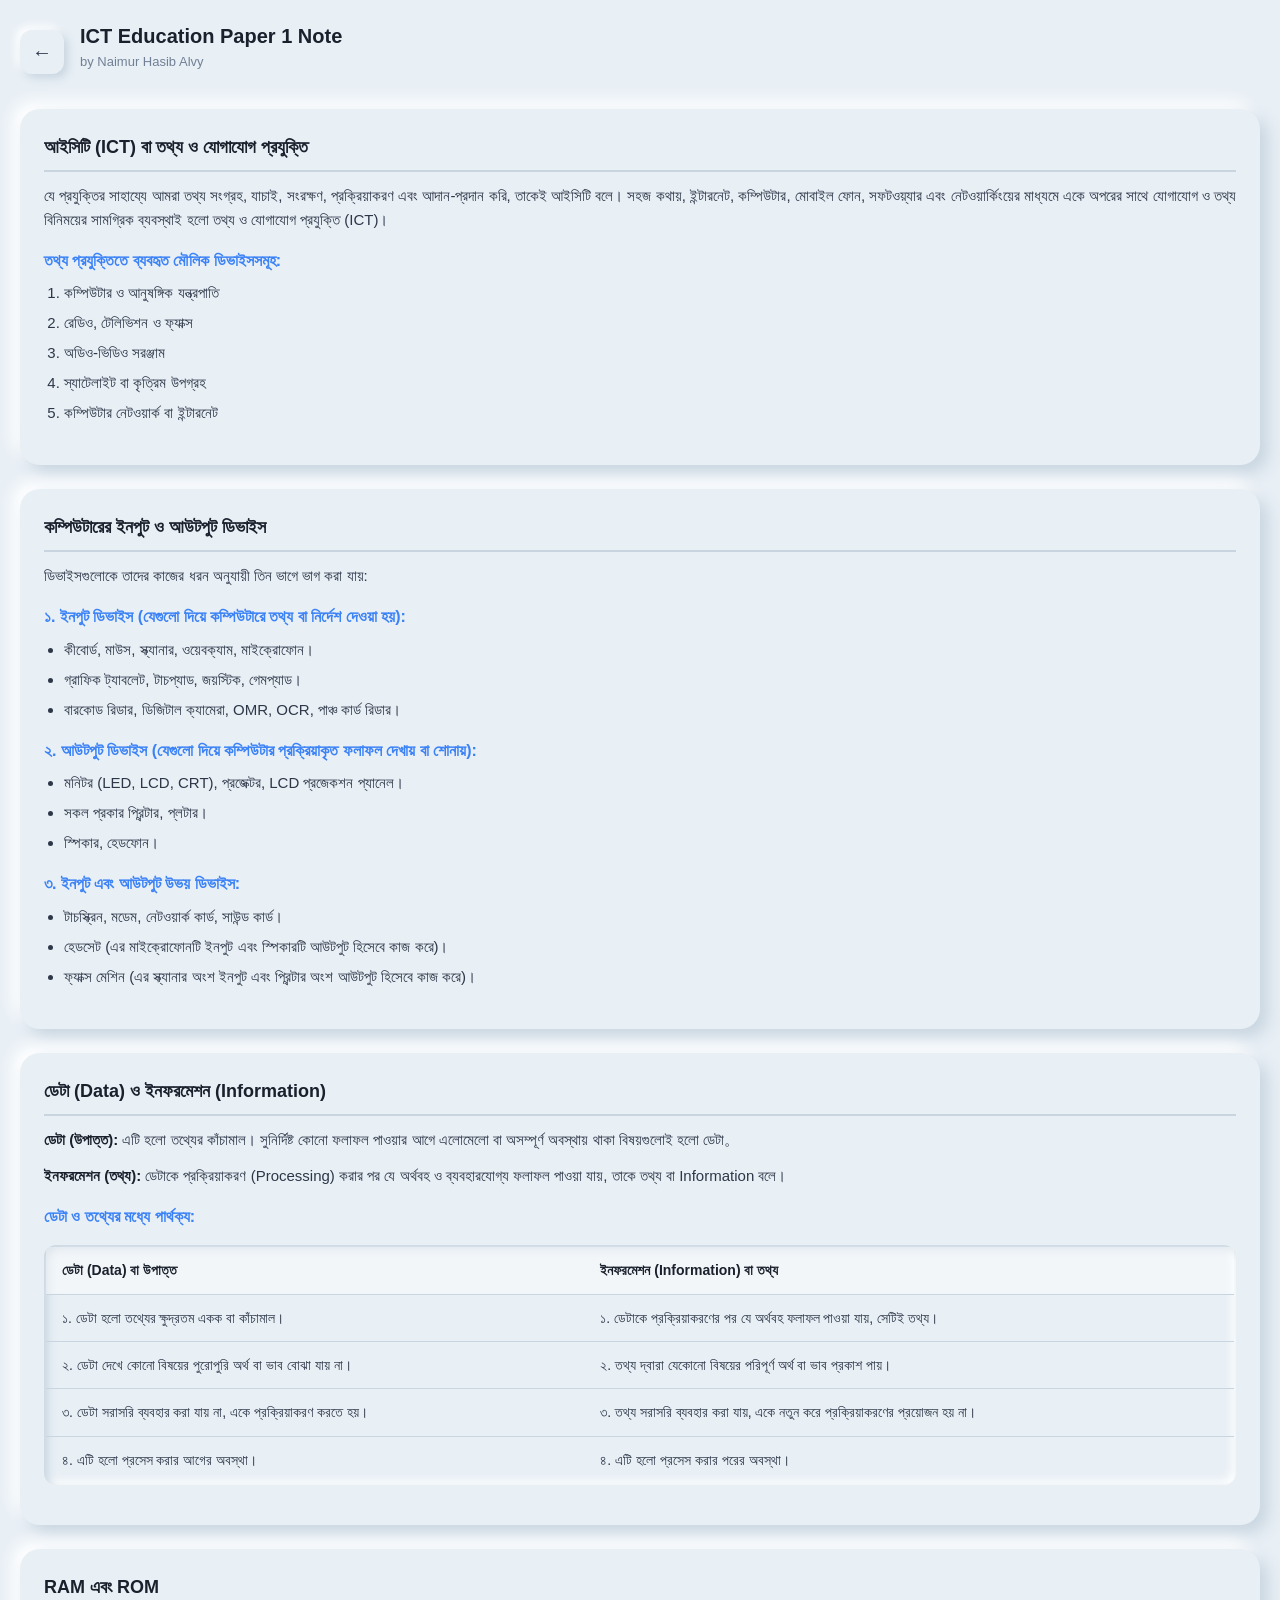
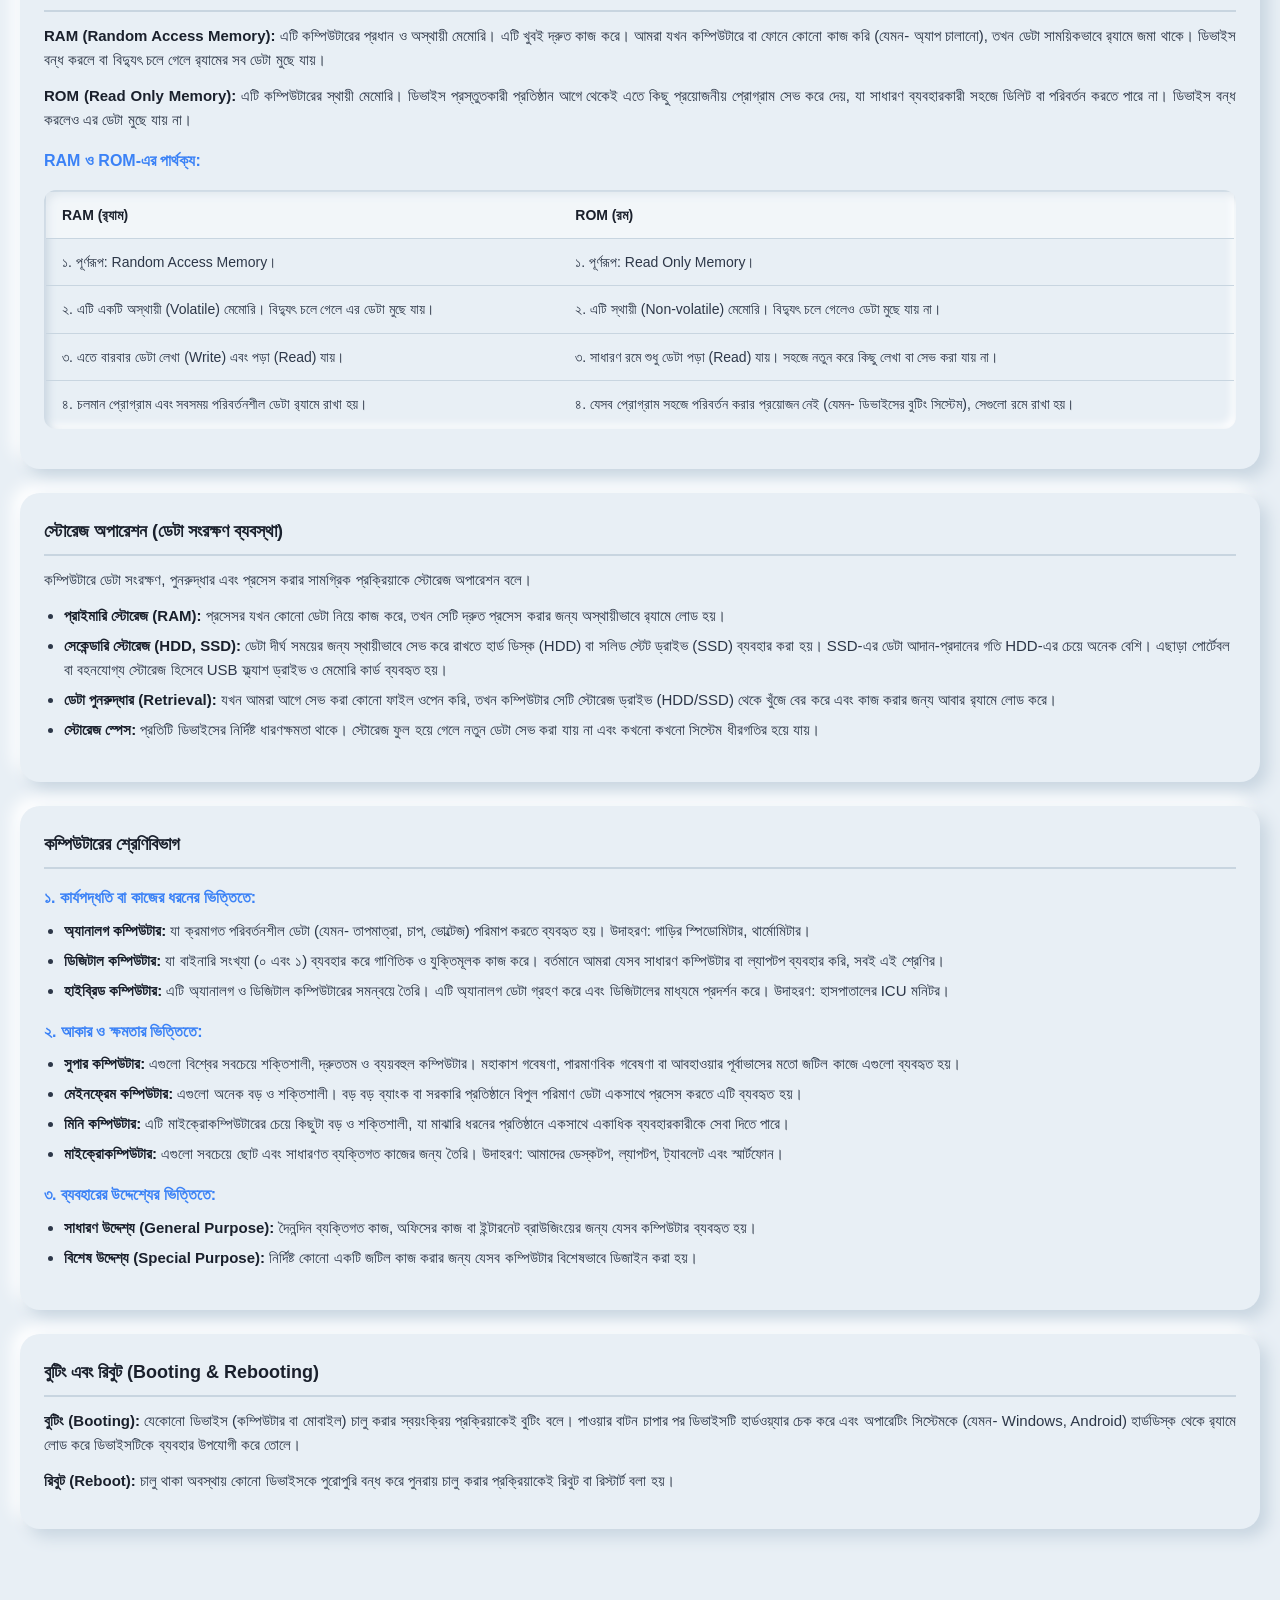
<file: ict-note.html>
<!DOCTYPE html>
<html lang="bn">
<head>
<meta charset="UTF-8">
<meta name="viewport" content="width=device-width, initial-scale=1.0">
<title>ICT Education Paper 1 Note - Edumat</title>
<style>
  :root {
    --bg-color: #e8eff5;
    --text-main: #2d3748;
    --text-muted: #718096;
    --shadow-light: #ffffff;
    --shadow-dark: #c8d5e0;
    --accent-dark: #1a202c;
  }

  * {
    box-sizing: border-box;
    margin: 0;
    padding: 0;
    font-family: -apple-system, BlinkMacSystemFont, "Segoe UI", Roboto, Helvetica, Arial, sans-serif;
  }

  body {
    background-color: var(--bg-color);
    color: var(--text-main);
    line-height: 1.6;
    padding: 20px;
    padding-bottom: 60px;
  }

  /* Navigation Header */
  .nav-header {
    display: flex;
    align-items: center;
    gap: 16px;
    margin-bottom: 24px;
  }

  .back-btn {
    width: 44px;
    height: 44px;
    border-radius: 12px;
    background: var(--bg-color);
    box-shadow: 4px 4px 8px var(--shadow-dark), -4px -4px 8px var(--shadow-light);
    display: flex;
    align-items: center;
    justify-content: center;
    color: var(--text-main);
    text-decoration: none;
    font-weight: bold;
    font-size: 20px;
  }

  .back-btn:active {
    box-shadow: inset 4px 4px 8px var(--shadow-dark), inset -4px -4px 8px var(--shadow-light);
  }

  .page-title h1 {
    font-size: 20px;
    font-weight: 700;
    color: var(--accent-dark);
  }
  .page-title p {
    font-size: 13px;
    color: var(--text-muted);
  }

  /* Note Card Content */
  .note-card {
    background: var(--bg-color);
    border-radius: 20px;
    padding: 24px;
    margin-bottom: 24px;
    box-shadow: 8px 8px 16px var(--shadow-dark), -8px -8px 16px var(--shadow-light);
  }

  .note-card h2 {
    font-size: 18px;
    color: var(--accent-dark);
    margin-bottom: 12px;
    padding-bottom: 8px;
    border-bottom: 2px solid var(--shadow-dark);
  }

  .note-card h3 {
    font-size: 16px;
    color: #3b82f6;
    margin-top: 16px;
    margin-bottom: 8px;
  }

  p {
    margin-bottom: 12px;
    font-size: 15px;
    text-align: justify;
  }

  ul, ol {
    margin-left: 20px;
    margin-bottom: 16px;
    font-size: 15px;
  }

  li {
    margin-bottom: 6px;
  }

  /* Neumorphic Tables */
  .table-wrapper {
    overflow-x: auto;
    margin: 16px 0;
    border-radius: 12px;
    box-shadow: inset 4px 4px 8px var(--shadow-dark), inset -4px -4px 8px var(--shadow-light);
    padding: 2px;
  }

  table {
    width: 100%;
    border-collapse: collapse;
    min-width: 400px;
  }

  th, td {
    padding: 12px 16px;
    text-align: left;
    font-size: 14px;
    border-bottom: 1px solid var(--shadow-dark);
  }

  th {
    background-color: rgba(255,255,255,0.4);
    font-weight: 700;
    color: var(--accent-dark);
  }

  tr:last-child td {
    border-bottom: none;
  }

  /* Emphasized Text */
  strong {
    color: var(--accent-dark);
  }
</style>
</head>
<body>

  <div class="nav-header">
    <a href="index.html" class="back-btn">←</a>
    <div class="page-title">
      <h1>ICT Education Paper 1 Note</h1>
      <p>by Naimur Hasib Alvy</p>
    </div>
  </div>

  <div class="note-card">
    <h2>আইসিটি (ICT) বা তথ্য ও যোগাযোগ প্রযুক্তি</h2>
    <p>যে প্রযুক্তির সাহায্যে আমরা তথ্য সংগ্রহ, যাচাই, সংরক্ষণ, প্রক্রিয়াকরণ এবং আদান-প্রদান করি, তাকেই আইসিটি বলে। সহজ কথায়, ইন্টারনেট, কম্পিউটার, মোবাইল ফোন, সফটওয়্যার এবং নেটওয়ার্কিংয়ের মাধ্যমে একে অপরের সাথে যোগাযোগ ও তথ্য বিনিময়ের সামগ্রিক ব্যবস্থাই হলো তথ্য ও যোগাযোগ প্রযুক্তি (ICT)।</p>
    
    <h3>তথ্য প্রযুক্তিতে ব্যবহৃত মৌলিক ডিভাইসসমূহ:</h3>
    <ol>
      <li>কম্পিউটার ও আনুষঙ্গিক যন্ত্রপাতি</li>
      <li>রেডিও, টেলিভিশন ও ফ্যাক্স</li>
      <li>অডিও-ভিডিও সরঞ্জাম</li>
      <li>স্যাটেলাইট বা কৃত্রিম উপগ্রহ</li>
      <li>কম্পিউটার নেটওয়ার্ক বা ইন্টারনেট</li>
    </ol>
  </div>

  <div class="note-card">
    <h2>কম্পিউটারের ইনপুট ও আউটপুট ডিভাইস</h2>
    <p>ডিভাইসগুলোকে তাদের কাজের ধরন অনুযায়ী তিন ভাগে ভাগ করা যায়:</p>
    
    <h3>১. ইনপুট ডিভাইস (যেগুলো দিয়ে কম্পিউটারে তথ্য বা নির্দেশ দেওয়া হয়):</h3>
    <ul>
      <li>কীবোর্ড, মাউস, স্ক্যানার, ওয়েবক্যাম, মাইক্রোফোন।</li>
      <li>গ্রাফিক ট্যাবলেট, টাচপ্যাড, জয়স্টিক, গেমপ্যাড।</li>
      <li>বারকোড রিডার, ডিজিটাল ক্যামেরা, OMR, OCR, পাঞ্চ কার্ড রিডার।</li>
    </ul>

    <h3>২. আউটপুট ডিভাইস (যেগুলো দিয়ে কম্পিউটার প্রক্রিয়াকৃত ফলাফল দেখায় বা শোনায়):</h3>
    <ul>
      <li>মনিটর (LED, LCD, CRT), প্রজেক্টর, LCD প্রজেকশন প্যানেল।</li>
      <li>সকল প্রকার প্রিন্টার, প্লটার।</li>
      <li>স্পিকার, হেডফোন।</li>
    </ul>

    <h3>৩. ইনপুট এবং আউটপুট উভয় ডিভাইস:</h3>
    <ul>
      <li>টাচস্ক্রিন, মডেম, নেটওয়ার্ক কার্ড, সাউন্ড কার্ড।</li>
      <li>হেডসেট (এর মাইক্রোফোনটি ইনপুট এবং স্পিকারটি আউটপুট হিসেবে কাজ করে)।</li>
      <li>ফ্যাক্স মেশিন (এর স্ক্যানার অংশ ইনপুট এবং প্রিন্টার অংশ আউটপুট হিসেবে কাজ করে)।</li>
    </ul>
  </div>

  <div class="note-card">
    <h2>ডেটা (Data) ও ইনফরমেশন (Information)</h2>
    <p><strong>ডেটা (উপাত্ত):</strong> এটি হলো তথ্যের কাঁচামাল। সুনির্দিষ্ট কোনো ফলাফল পাওয়ার আগে এলোমেলো বা অসম্পূর্ণ অবস্থায় থাকা বিষয়গুলোই হলো ডেটা。</p>
    <p><strong>ইনফরমেশন (তথ্য):</strong> ডেটাকে প্রক্রিয়াকরণ (Processing) করার পর যে অর্থবহ ও ব্যবহারযোগ্য ফলাফল পাওয়া যায়, তাকে তথ্য বা Information বলে।</p>

    <h3>ডেটা ও তথ্যের মধ্যে পার্থক্য:</h3>
    <div class="table-wrapper">
      <table>
        <tr>
          <th>ডেটা (Data) বা উপাত্ত</th>
          <th>ইনফরমেশন (Information) বা তথ্য</th>
        </tr>
        <tr>
          <td>১. ডেটা হলো তথ্যের ক্ষুদ্রতম একক বা কাঁচামাল।</td>
          <td>১. ডেটাকে প্রক্রিয়াকরণের পর যে অর্থবহ ফলাফল পাওয়া যায়, সেটিই তথ্য।</td>
        </tr>
        <tr>
          <td>২. ডেটা দেখে কোনো বিষয়ের পুরোপুরি অর্থ বা ভাব বোঝা যায় না।</td>
          <td>২. তথ্য দ্বারা যেকোনো বিষয়ের পরিপূর্ণ অর্থ বা ভাব প্রকাশ পায়।</td>
        </tr>
        <tr>
          <td>৩. ডেটা সরাসরি ব্যবহার করা যায় না, একে প্রক্রিয়াকরণ করতে হয়।</td>
          <td>৩. তথ্য সরাসরি ব্যবহার করা যায়, একে নতুন করে প্রক্রিয়াকরণের প্রয়োজন হয় না।</td>
        </tr>
        <tr>
          <td>৪. এটি হলো প্রসেস করার আগের অবস্থা।</td>
          <td>৪. এটি হলো প্রসেস করার পরের অবস্থা।</td>
        </tr>
      </table>
    </div>
  </div>

  <div class="note-card">
    <h2>RAM এবং ROM</h2>
    <p><strong>RAM (Random Access Memory):</strong> এটি কম্পিউটারের প্রধান ও অস্থায়ী মেমোরি। এটি খুবই দ্রুত কাজ করে। আমরা যখন কম্পিউটারে বা ফোনে কোনো কাজ করি (যেমন- অ্যাপ চালানো), তখন ডেটা সাময়িকভাবে র‍্যামে জমা থাকে। ডিভাইস বন্ধ করলে বা বিদ্যুৎ চলে গেলে র‍্যামের সব ডেটা মুছে যায়।</p>
    <p><strong>ROM (Read Only Memory):</strong> এটি কম্পিউটারের স্থায়ী মেমোরি। ডিভাইস প্রস্তুতকারী প্রতিষ্ঠান আগে থেকেই এতে কিছু প্রয়োজনীয় প্রোগ্রাম সেভ করে দেয়, যা সাধারণ ব্যবহারকারী সহজে ডিলিট বা পরিবর্তন করতে পারে না। ডিভাইস বন্ধ করলেও এর ডেটা মুছে যায় না।</p>

    <h3>RAM ও ROM-এর পার্থক্য:</h3>
    <div class="table-wrapper">
      <table>
        <tr>
          <th>RAM (র‍্যাম)</th>
          <th>ROM (রম)</th>
        </tr>
        <tr>
          <td>১. পূর্ণরূপ: Random Access Memory।</td>
          <td>১. পূর্ণরূপ: Read Only Memory।</td>
        </tr>
        <tr>
          <td>২. এটি একটি অস্থায়ী (Volatile) মেমোরি। বিদ্যুৎ চলে গেলে এর ডেটা মুছে যায়।</td>
          <td>২. এটি স্থায়ী (Non-volatile) মেমোরি। বিদ্যুৎ চলে গেলেও ডেটা মুছে যায় না।</td>
        </tr>
        <tr>
          <td>৩. এতে বারবার ডেটা লেখা (Write) এবং পড়া (Read) যায়।</td>
          <td>৩. সাধারণ রমে শুধু ডেটা পড়া (Read) যায়। সহজে নতুন করে কিছু লেখা বা সেভ করা যায় না।</td>
        </tr>
        <tr>
          <td>৪. চলমান প্রোগ্রাম এবং সবসময় পরিবর্তনশীল ডেটা র‍্যামে রাখা হয়।</td>
          <td>৪. যেসব প্রোগ্রাম সহজে পরিবর্তন করার প্রয়োজন নেই (যেমন- ডিভাইসের বুটিং সিস্টেম), সেগুলো রমে রাখা হয়।</td>
        </tr>
      </table>
    </div>
  </div>

  <div class="note-card">
    <h2>স্টোরেজ অপারেশন (ডেটা সংরক্ষণ ব্যবস্থা)</h2>
    <p>কম্পিউটারে ডেটা সংরক্ষণ, পুনরুদ্ধার এবং প্রসেস করার সামগ্রিক প্রক্রিয়াকে স্টোরেজ অপারেশন বলে।</p>
    <ul>
      <li><strong>প্রাইমারি স্টোরেজ (RAM):</strong> প্রসেসর যখন কোনো ডেটা নিয়ে কাজ করে, তখন সেটি দ্রুত প্রসেস করার জন্য অস্থায়ীভাবে র‍্যামে লোড হয়।</li>
      <li><strong>সেকেন্ডারি স্টোরেজ (HDD, SSD):</strong> ডেটা দীর্ঘ সময়ের জন্য স্থায়ীভাবে সেভ করে রাখতে হার্ড ডিস্ক (HDD) বা সলিড স্টেট ড্রাইভ (SSD) ব্যবহার করা হয়। SSD-এর ডেটা আদান-প্রদানের গতি HDD-এর চেয়ে অনেক বেশি। এছাড়া পোর্টেবল বা বহনযোগ্য স্টোরেজ হিসেবে USB ফ্ল্যাশ ড্রাইভ ও মেমোরি কার্ড ব্যবহৃত হয়।</li>
      <li><strong>ডেটা পুনরুদ্ধার (Retrieval):</strong> যখন আমরা আগে সেভ করা কোনো ফাইল ওপেন করি, তখন কম্পিউটার সেটি স্টোরেজ ড্রাইভ (HDD/SSD) থেকে খুঁজে বের করে এবং কাজ করার জন্য আবার র‍্যামে লোড করে।</li>
      <li><strong>স্টোরেজ স্পেস:</strong> প্রতিটি ডিভাইসের নির্দিষ্ট ধারণক্ষমতা থাকে। স্টোরেজ ফুল হয়ে গেলে নতুন ডেটা সেভ করা যায় না এবং কখনো কখনো সিস্টেম ধীরগতির হয়ে যায়।</li>
    </ul>
  </div>

  <div class="note-card">
    <h2>কম্পিউটারের শ্রেণিবিভাগ</h2>
    
    <h3>১. কার্যপদ্ধতি বা কাজের ধরনের ভিত্তিতে:</h3>
    <ul>
      <li><strong>অ্যানালগ কম্পিউটার:</strong> যা ক্রমাগত পরিবর্তনশীল ডেটা (যেমন- তাপমাত্রা, চাপ, ভোল্টেজ) পরিমাপ করতে ব্যবহৃত হয়। উদাহরণ: গাড়ির স্পিডোমিটার, থার্মোমিটার।</li>
      <li><strong>ডিজিটাল কম্পিউটার:</strong> যা বাইনারি সংখ্যা (০ এবং ১) ব্যবহার করে গাণিতিক ও যুক্তিমূলক কাজ করে। বর্তমানে আমরা যেসব সাধারণ কম্পিউটার বা ল্যাপটপ ব্যবহার করি, সবই এই শ্রেণির।</li>
      <li><strong>হাইব্রিড কম্পিউটার:</strong> এটি অ্যানালগ ও ডিজিটাল কম্পিউটারের সমন্বয়ে তৈরি। এটি অ্যানালগ ডেটা গ্রহণ করে এবং ডিজিটালের মাধ্যমে প্রদর্শন করে। উদাহরণ: হাসপাতালের ICU মনিটর।</li>
    </ul>

    <h3>২. আকার ও ক্ষমতার ভিত্তিতে:</h3>
    <ul>
      <li><strong>সুপার কম্পিউটার:</strong> এগুলো বিশ্বের সবচেয়ে শক্তিশালী, দ্রুততম ও ব্যয়বহুল কম্পিউটার। মহাকাশ গবেষণা, পারমাণবিক গবেষণা বা আবহাওয়ার পূর্বাভাসের মতো জটিল কাজে এগুলো ব্যবহৃত হয়।</li>
      <li><strong>মেইনফ্রেম কম্পিউটার:</strong> এগুলো অনেক বড় ও শক্তিশালী। বড় বড় ব্যাংক বা সরকারি প্রতিষ্ঠানে বিপুল পরিমাণ ডেটা একসাথে প্রসেস করতে এটি ব্যবহৃত হয়।</li>
      <li><strong>মিনি কম্পিউটার:</strong> এটি মাইক্রোকম্পিউটারের চেয়ে কিছুটা বড় ও শক্তিশালী, যা মাঝারি ধরনের প্রতিষ্ঠানে একসাথে একাধিক ব্যবহারকারীকে সেবা দিতে পারে।</li>
      <li><strong>মাইক্রোকম্পিউটার:</strong> এগুলো সবচেয়ে ছোট এবং সাধারণত ব্যক্তিগত কাজের জন্য তৈরি। উদাহরণ: আমাদের ডেস্কটপ, ল্যাপটপ, ট্যাবলেট এবং স্মার্টফোন।</li>
    </ul>

    <h3>৩. ব্যবহারের উদ্দেশ্যের ভিত্তিতে:</h3>
    <ul>
      <li><strong>সাধারণ উদ্দেশ্য (General Purpose):</strong> দৈনন্দিন ব্যক্তিগত কাজ, অফিসের কাজ বা ইন্টারনেট ব্রাউজিংয়ের জন্য যেসব কম্পিউটার ব্যবহৃত হয়।</li>
      <li><strong>বিশেষ উদ্দেশ্য (Special Purpose):</strong> নির্দিষ্ট কোনো একটি জটিল কাজ করার জন্য যেসব কম্পিউটার বিশেষভাবে ডিজাইন করা হয়।</li>
    </ul>
  </div>

  <div class="note-card">
    <h2>বুটিং এবং রিবুট (Booting & Rebooting)</h2>
    <p><strong>বুটিং (Booting):</strong> যেকোনো ডিভাইস (কম্পিউটার বা মোবাইল) চালু করার স্বয়ংক্রিয় প্রক্রিয়াকেই বুটিং বলে। পাওয়ার বাটন চাপার পর ডিভাইসটি হার্ডওয়্যার চেক করে এবং অপারেটিং সিস্টেমকে (যেমন- Windows, Android) হার্ডডিস্ক থেকে র‍্যামে লোড করে ডিভাইসটিকে ব্যবহার উপযোগী করে তোলে।</p>
    <p><strong>রিবুট (Reboot):</strong> চালু থাকা অবস্থায় কোনো ডিভাইসকে পুরোপুরি বন্ধ করে পুনরায় চালু করার প্রক্রিয়াকেই রিবুট বা রিস্টার্ট বলা হয়।</p>
  </div>

</body>
</html>
</file>
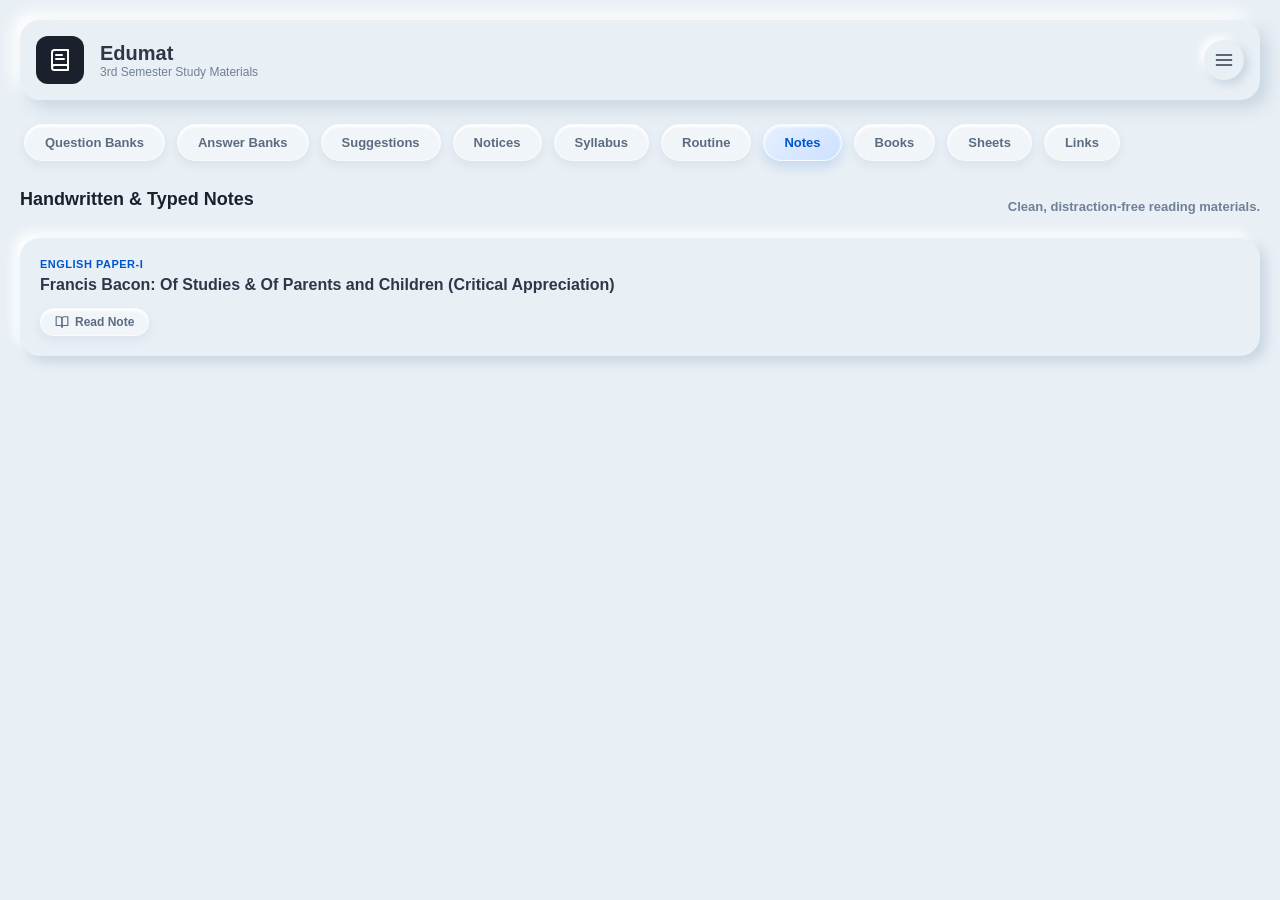
<file: notes.html>
<!DOCTYPE html>
<html lang="en">
<head>
<meta charset="UTF-8">
<meta name="viewport" content="width=device-width, initial-scale=1.0">

<!-- Primary Meta Tags -->
<title>Notes - Edumat</title>
<meta name="title" content="Notes | Edumat 3rd Semester">
<meta name="description" content="Access clean, distraction-free handwritten and typed notes for B.Ed. Honours 3rd Semester.">

<!-- Open Graph / WhatsApp / Facebook -->
<meta property="og:type" content="website">
<meta property="og:url" content="https://edumat.alvylabs.com/notes.html">
<meta property="og:title" content="Notes | Edumat 3rd Semester">
<meta property="og:description" content="Access clean, distraction-free handwritten and typed notes for B.Ed. Honours 3rd Semester.">
<meta property="og:image" content="https://edumat.alvylabs.com/og-preview.png">

<!-- Twitter -->
<meta name="twitter:card" content="summary_large_image">
<meta name="twitter:url" content="https://edumat.alvylabs.com/notes.html">
<meta name="twitter:title" content="Notes | Edumat 3rd Semester">
<meta name="twitter:description" content="Access clean, distraction-free handwritten and typed notes for B.Ed. Honours 3rd Semester.">
<meta name="twitter:image" content="https://edumat.alvylabs.com/og-preview.png">


<title>Notes - Edumat</title>
<link rel="stylesheet" href="style.css">
<style>
  /* Local Overrides for Notes Layout */
  .section-header {
    margin-bottom: 24px;
  }
  .section-header h2 {
    font-size: 18px;
    font-weight: 800;
    color: var(--accent-dark);
    margin-bottom: 4px;
  }
  .section-header p {
    font-size: 13px;
    font-weight: 600;
    color: var(--text-muted);
  }

  /* Note Card Grid */
  .notes-list {
    display: flex;
    flex-direction: column;
    gap: 16px;
    padding-bottom: 40px;
  }
  .note-link {
    text-decoration: none;
    display: block;
    -webkit-tap-highlight-color: transparent;
  }
  .course-card {
    padding: 20px;
    border-radius: 20px;
    background: var(--bg-color);
    box-shadow: 6px 6px 12px var(--shadow-dark), -6px -6px 12px var(--shadow-light);
    cursor: pointer;
    transition: transform 0.2s, box-shadow 0.2s;
  }
  .course-card:active {
    box-shadow: inset 4px 4px 8px var(--shadow-dark), inset -4px -4px 8px var(--shadow-light);
  }
  .course-type {
    font-size: 11px;
    font-weight: 700;
    text-transform: uppercase;
    letter-spacing: 0.5px;
    color: #0055cc;
    margin-bottom: 4px;
  }
  .course-title {
    font-size: 16px;
    font-weight: 700;
    color: var(--text-main);
    margin-bottom: 12px;
    line-height: 1.4;
  }
  .course-meta {
    display: flex;
    flex-wrap: wrap;
    gap: 16px;
  }
  .course-meta span {
    font-size: 12px;
    font-weight: 600;
    color: #5c6c80;
    padding: 6px 14px;
    border-radius: 50px;
    display: inline-flex;
    align-items: center;
    gap: 6px;
    background: rgba(255, 255, 255, 0.4);
    backdrop-filter: blur(12px);
    -webkit-backdrop-filter: blur(12px);
    border: 1px solid rgba(255, 255, 255, 0.5);
    box-shadow: inset 0px 2px 2px rgba(255, 255, 255, 0.9), 0px 4px 10px rgba(163, 177, 198, 0.2);
  }
</style>
</head>
<body>

  <!-- Global Edumat Shell -->
  <div id="edumat-shell">
    <div class="header">
      <div class="header-left">
        <div class="logo-box">
          <svg viewBox="0 0 24 24"><path d="M4 19.5v-15A2.5 2.5 0 0 1 6.5 2H20v20H6.5a2.5 2.5 0 0 1 0-5H20" stroke-linecap="round" stroke-linejoin="round"/><path d="M8 7h6M8 11h8" stroke-linecap="round" stroke-linejoin="round"/></svg>
        </div>
        <div class="header-text">
          <h1>Edumat</h1>
          <p>3rd Semester Study Materials</p>
        </div>
      </div>
      <button class="menu-btn">
        <svg width="20" height="20" viewBox="0 0 24 24" fill="none" stroke="currentColor" stroke-width="2" stroke-linecap="round" stroke-linejoin="round"><line x1="3" y1="12" x2="21" y2="12"></line><line x1="3" y1="6" x2="21" y2="6"></line><line x1="3" y1="18" x2="21" y2="18"></line></svg>
      </button>
    </div>

    <!-- Tabs Container -->
    <div class="tabs-container" id="tabs">
      <button class="tab" data-category="qb">Question Banks</button>
      <button class="tab" data-category="ab">Answer Banks</button>
      <button class="tab" data-category="suggestions">Suggestions</button>
      <button class="tab" data-category="notices">Notices</button>
      <button class="tab" data-category="syllabus">Syllabus</button>
      <button class="tab" data-category="routine">Routine</button>
      <button class="tab active" data-category="notes">Notes</button>
      <button class="tab" data-category="books">Books</button>
      <button class="tab" data-category="sheets">Sheets</button>
      <button class="tab" data-category="links">Links</button>
    </div>
  </div>

  <!-- Main View -->
  <div id="main-view">
    <div class="section-header">
      <h2>Handwritten & Typed Notes</h2>
      <p>Clean, distraction-free reading materials.</p>
    </div>

    <div class="notes-list">
      
      <!-- Note Item 1 -->
      <a href="critical-appreciation-bacon.html" class="note-link">
        <div class="course-card">
          <div class="course-type">English Paper-I</div>
          <div class="course-title">Francis Bacon: Of Studies & Of Parents and Children (Critical Appreciation)</div>
          <div class="course-meta">
            <span>
              <svg width="14" height="14" viewBox="0 0 24 24" fill="none" stroke="currentColor" stroke-width="2" stroke-linecap="round" stroke-linejoin="round"><path d="M2 3h6a4 4 0 0 1 4 4v14a3 3 0 0 0-3-3H2z"></path><path d="M22 3h-6a4 4 0 0 0-4 4v14a3 3 0 0 1 3-3h7z"></path></svg>
              Read Note
            </span>
          </div>
        </div>
      </a>

      <!-- You can copy the <a> block above and paste it here to add more notes in the future -->

    </div>
  </div>

<script>
  // Tab Routing Logic
  document.querySelectorAll('.tab').forEach(tab => {
    tab.addEventListener('click', (e) => {
      const category = e.target.dataset.category;
      
      // Prevent reloading if already on Notes tab
      if (category === 'notes') return; 
      
      // Hard routing for specific standalone pages
      if (category === 'syllabus') {
        window.location.href = 'syllabus.html';
        return;
      }
      if (category === 'routine') {
        window.location.href = 'Class routine.html';
        return;
      }

      // Route back to main index for all other dynamic tabs
      window.location.href = 'index.html';
    });
  });
</script>
</body>
</html>
</file>
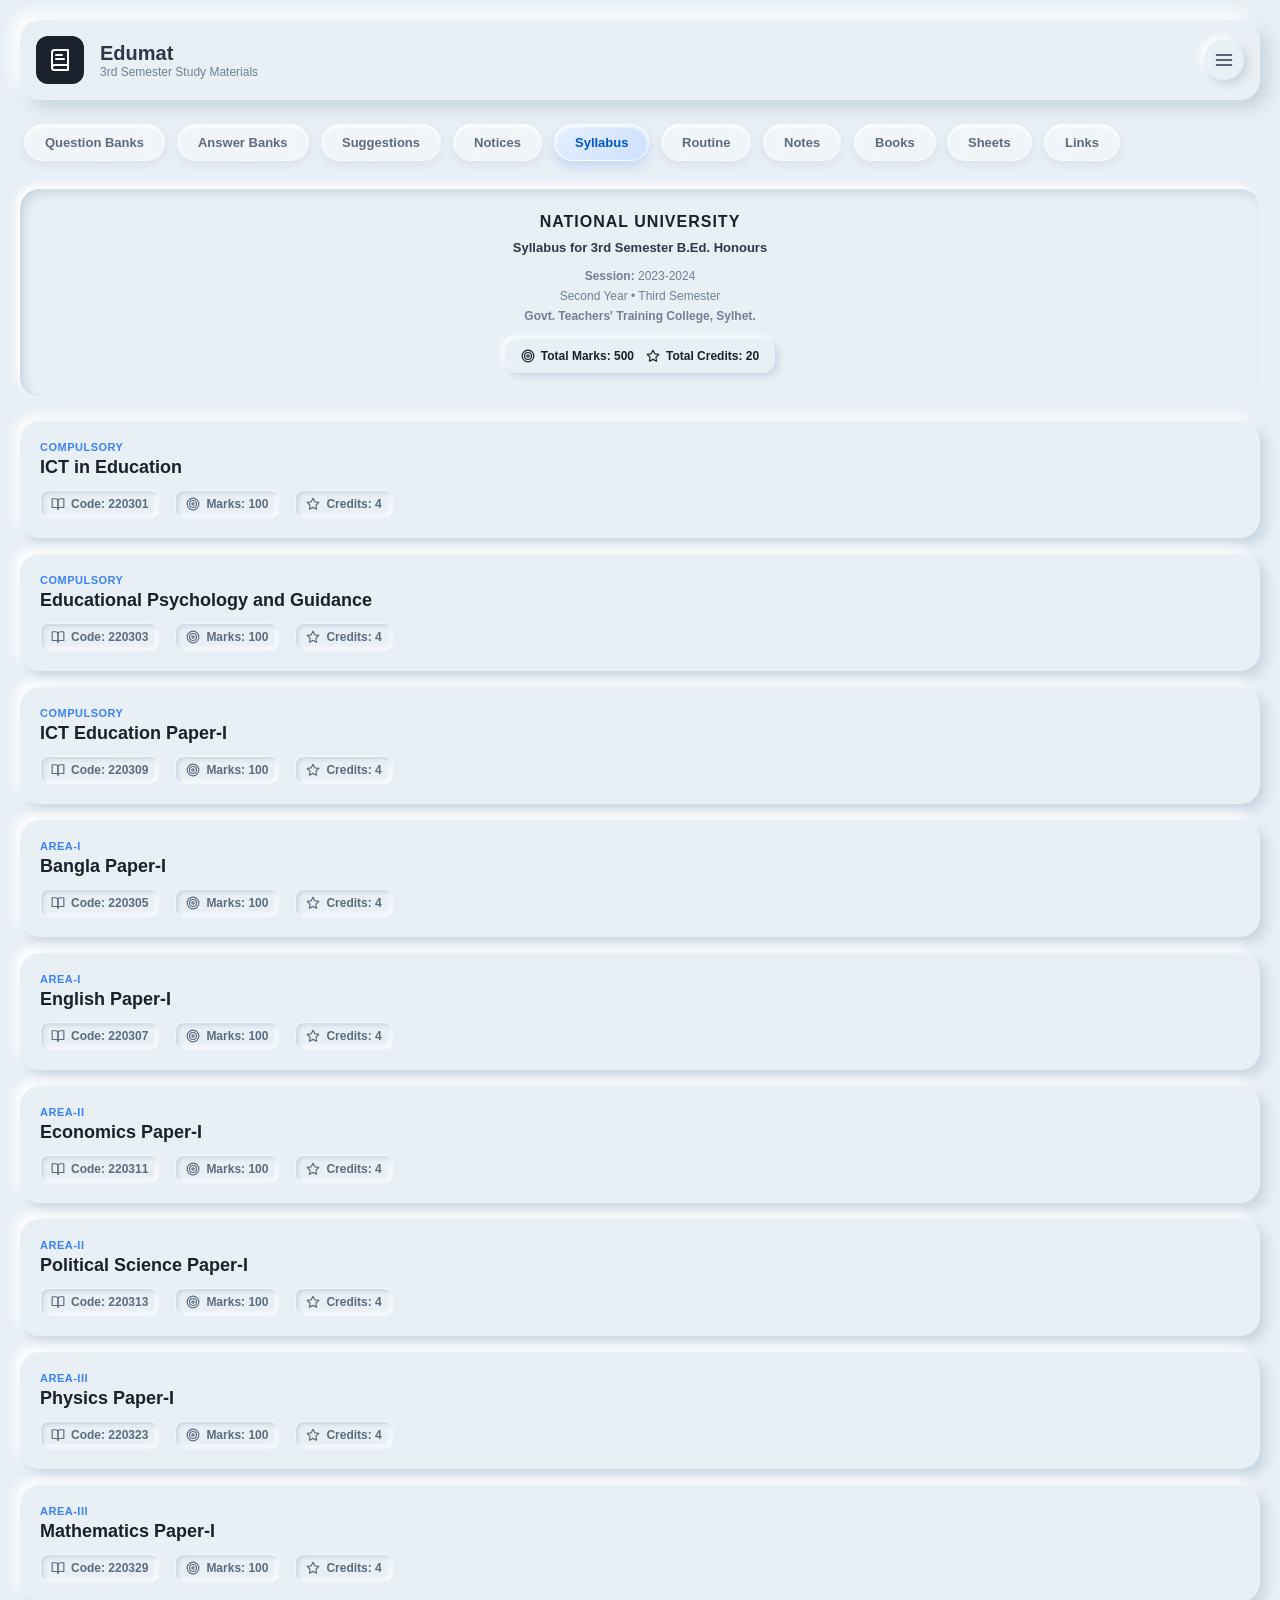
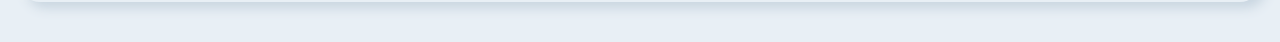
<file: syllabus.html>
<!DOCTYPE html>
<html lang="en">
<head>
<!-- Primary Meta Tags -->
<meta name="title" content="Syllabus for 3rd Semester(B.Ed) | Edumat">
<meta name="description" content="Organized, interactive 3rd Semester B.Ed. Honours syllabus. Track your study progress subject by subject.">

<!-- Open Graph / WhatsApp / Facebook -->
<meta property="og:type" content="website">
<meta property="og:url" content="https://edumat.alvylabs.com/syllabus">
<meta property="og:title" content="Syllabus for 3rd Semester(B.Ed) | Edumat">
<meta property="og:description" content="Organized, interactive 3rd Semester B.Ed. Honours syllabus. Track your study progress subject by subject.">
<meta property="og:image" content="https://edumat.alvylabs.com/og-syllabus-preview.png">

<!-- Twitter -->
<meta name="twitter:card" content="summary_large_image">
<meta name="twitter:url" content="https://edumat.alvylabs.com/syllabus">
<meta name="twitter:title" content="Syllabus for 3rd Semester(B.Ed) | Edumat">
<meta name="twitter:description" content="Organized, interactive 3rd Semester B.Ed. Honours syllabus. Track your study progress subject by subject.">
<meta name="twitter:image" content="https://edumat.alvylabs.com/og-syllabus-preview.png">

<meta charset="UTF-8">
<meta name="viewport" content="width=device-width, initial-scale=1.0">
<title>Syllabus for 3rd Semester - Edumat</title>
<link rel="stylesheet" href="style.css">
<style>
  .nav-header {
    display: flex;
    align-items: center;
    gap: 16px;
    margin-bottom: 16px;
  }
  .back-btn {
    width: 44px;
    height: 44px;
    border-radius: 12px;
    background: var(--bg-color);
    box-shadow: 4px 4px 8px var(--shadow-dark), -4px -4px 8px var(--shadow-light);
    display: flex;
    align-items: center;
    justify-content: center;
    color: var(--text-main);
    text-decoration: none;
    font-weight: bold;
    font-size: 20px;
    cursor: pointer;
    border: none;
  }
  .back-btn:active {
    box-shadow: inset 4px 4px 8px var(--shadow-dark), inset -4px -4px 8px var(--shadow-light);
  }
  
  /* University Header Block */
  .uni-header {
    padding: 24px 20px;
    border-radius: 20px;
    background: var(--bg-color);
    box-shadow: inset 4px 4px 8px var(--shadow-dark), -4px -4px 8px var(--shadow-light);
    margin-bottom: 24px;
    text-align: center;
  }
  .uni-header h2 {
    font-size: 16px;
    font-weight: 800;
    color: var(--accent-dark);
    letter-spacing: 1px;
    margin-bottom: 8px;
    text-transform: uppercase;
  }
  .uni-header h3 {
    font-size: 13px;
    font-weight: 700;
    color: var(--text-main);
    margin-bottom: 12px;
    line-height: 1.4;
  }
  .uni-details {
    display: flex;
    flex-direction: column;
    gap: 6px;
    font-size: 12px;
    color: var(--text-muted);
    margin-bottom: 16px;
  }
  .uni-summary {
    display: inline-flex;
    flex-wrap: wrap;
    justify-content: center;
    gap: 12px;
    background: var(--bg-color);
    padding: 10px 16px;
    border-radius: 12px;
    box-shadow: 3px 3px 6px var(--shadow-dark), -3px -3px 6px var(--shadow-light);
    font-size: 12px;
    font-weight: 700;
    color: var(--accent-dark);
  }
  .uni-summary span {
    display: flex;
    align-items: center;
    gap: 6px;
  }

  /* Main Course List */
  .course-list {
    display: flex;
    flex-direction: column;
    gap: 16px;
  }
  .course-card {
    padding: 20px;
    border-radius: 20px;
    background: var(--bg-color);
    box-shadow: 6px 6px 12px var(--shadow-dark), -6px -6px 12px var(--shadow-light);
    cursor: pointer;
    transition: transform 0.2s;
  }
  .course-card:active {
    box-shadow: inset 4px 4px 8px var(--shadow-dark), inset -4px -4px 8px var(--shadow-light);
  }
  .course-type {
    font-size: 11px;
    font-weight: 700;
    text-transform: uppercase;
    letter-spacing: 0.5px;
    color: var(--icon-blue-text);
    margin-bottom: 4px;
  }
  .course-title {
    font-size: 18px;
    font-weight: 700;
    color: var(--accent-dark);
    margin-bottom: 12px;
  }
  .course-meta {
    display: flex;
    flex-wrap: wrap;
    gap: 16px;
    font-size: 12px;
    color: var(--text-muted);
  }
  .course-meta span {
    display: flex;
    align-items: center;
    gap: 6px;
    font-weight: 600;
    background: var(--bg-color);
    padding: 6px 10px;
    border-radius: 8px;
    box-shadow: inset 2px 2px 4px var(--shadow-dark), inset -2px -2px 4px var(--shadow-light);
  }

  /* Specific Syllabus View */
  #syllabus-view {
    display: none;
  }
  .view-header-text h1 {
    font-size: 18px;
    font-weight: 700;
    color: var(--accent-dark);
    margin-bottom: 4px;
  }
  .view-header-text p {
    font-size: 12px;
    color: var(--text-muted);
  }
  
  /* Progress Bar */
  .progress-wrapper {
    margin-bottom: 24px;
    padding: 16px;
    border-radius: 16px;
    background: var(--bg-color);
    box-shadow: inset 4px 4px 8px var(--shadow-dark), inset -4px -4px 8px var(--shadow-light);
  }
  .progress-text {
    display: flex;
    justify-content: space-between;
    font-size: 13px;
    font-weight: 700;
    margin-bottom: 8px;
    color: var(--accent-dark);
  }
  .progress-bar-container {
    height: 10px;
    border-radius: 5px;
    background: var(--shadow-dark);
    overflow: hidden;
  }
  .progress-fill {
    height: 100%;
    background: #22c55e;
    width: 0%;
    transition: width 0.3s ease;
  }
  
  /* Helper Text */
  .tracker-hint {
    margin-top: 14px;
    font-size: 12px;
    color: var(--text-muted);
    text-align: center;
    display: flex;
    align-items: center;
    justify-content: center;
    font-weight: 500;
  }

  /* Unit Boxes */
  .unit-box {
    padding: 20px;
    border-radius: 20px;
    background: var(--bg-color);
    box-shadow: 6px 6px 12px var(--shadow-dark), -6px -6px 12px var(--shadow-light);
    margin-bottom: 16px;
  }
  .unit-title {
    font-size: 16px;
    font-weight: 700;
    color: var(--icon-blue-text);
    margin-bottom: 16px;
    padding-bottom: 8px;
    border-bottom: 2px solid var(--shadow-dark);
  }
  
  /* Interactive Checkboxes */
  .topic-subtitle {
    font-size: 14px;
    font-weight: 700;
    color: var(--accent-dark);
    margin-top: 16px;
    margin-bottom: 8px;
  }
  .unit-content .topic-subtitle:first-child {
    margin-top: 0;
  }
  .topic-item {
    display: flex;
    align-items: flex-start;
    gap: 12px;
    margin-bottom: 12px;
    cursor: pointer;
  }
  .topic-item:last-child {
    margin-bottom: 0;
  }
  .neumorphic-checkbox {
    appearance: none;
    -webkit-appearance: none;
    min-width: 22px;
    height: 22px;
    border-radius: 6px;
    background: var(--bg-color);
    box-shadow: 2px 2px 4px var(--shadow-dark), -2px -2px 4px var(--shadow-light);
    cursor: pointer;
    display: flex;
    align-items: center;
    justify-content: center;
    margin-top: 2px;
    outline: none;
    transition: all 0.2s ease;
  }
  .neumorphic-checkbox:checked {
    box-shadow: inset 2px 2px 4px var(--shadow-dark), inset -2px -2px 4px var(--shadow-light);
  }
  .neumorphic-checkbox:checked::after {
    content: '✓';
    color: #22c55e;
    font-size: 13px;
    font-weight: 800;
  }
  .topic-text {
    font-size: 14px;
    line-height: 1.5;
    color: var(--text-main);
    transition: color 0.2s;
  }
  .topic-item input:checked + .topic-text {
    color: var(--text-muted);
    text-decoration: line-through;
  }
</style>
</head>
<body>

  <!-- Global Edumat Shell -->
  <div id="edumat-shell">
    <div class="header">
      <div class="header-left">
        <div class="logo-box">
          <svg viewBox="0 0 24 24"><path d="M4 19.5v-15A2.5 2.5 0 0 1 6.5 2H20v20H6.5a2.5 2.5 0 0 1 0-5H20" stroke-linecap="round" stroke-linejoin="round"/><path d="M8 7h6M8 11h8" stroke-linecap="round" stroke-linejoin="round"/></svg>
        </div>
        <div class="header-text">
          <h1>Edumat</h1>
          <p>3rd Semester Study Materials</p>
        </div>
      </div>
      <button class="menu-btn">
        <svg width="20" height="20" viewBox="0 0 24 24" fill="none" stroke="currentColor" stroke-width="2" stroke-linecap="round" stroke-linejoin="round"><line x1="3" y1="12" x2="21" y2="12"></line><line x1="3" y1="6" x2="21" y2="6"></line><line x1="3" y1="18" x2="21" y2="18"></line></svg>
      </button>
    </div>

    <div class="tabs-container" id="tabs">
      <button class="tab" data-category="qb">Question Banks</button>
      <button class="tab" data-category="ab">Answer Banks</button>
      <button class="tab" data-category="suggestions">Suggestions</button>
      <button class="tab" data-category="notices">Notices</button>
      <button class="tab active" data-category="syllabus">Syllabus</button>
      <button class="tab" data-category="routine">Routine</button>
      <button class="tab" data-category="notes">Notes</button>
      <button class="tab" data-category="books">Books</button>
      <button class="tab" data-category="sheets">Sheets</button>
      <button class="tab" data-category="links">Links</button>
    </div>
  </div>

  <!-- Main View: Course List -->
  <div id="main-view">
    <!-- Official Metadata Header -->
    <div class="uni-header">
      <h2>National University</h2>
      <h3>Syllabus for 3rd Semester B.Ed. Honours</h3>
      <div class="uni-details">
        <span><strong>Session:</strong> 2023-2024</span>
        <span>Second Year • Third Semester</span>
        <span><strong>Govt. Teachers' Training College, Sylhet.</strong></span>
      </div>
      <div class="uni-summary">
        <span>
          <svg width="14" height="14" viewBox="0 0 24 24" fill="none" stroke="currentColor" stroke-width="2" stroke-linecap="round" stroke-linejoin="round"><circle cx="12" cy="12" r="10"></circle><circle cx="12" cy="12" r="6"></circle><circle cx="12" cy="12" r="2"></circle></svg>
          Total Marks: 500
        </span>
        <span>
          <svg width="14" height="14" viewBox="0 0 24 24" fill="none" stroke="currentColor" stroke-width="2" stroke-linecap="round" stroke-linejoin="round"><polygon points="12 2 15.09 8.26 22 9.27 17 14.14 18.18 21.02 12 17.77 5.82 21.02 7 14.14 2 9.27 8.91 8.26 12 2"></polygon></svg>
          Total Credits: 20
        </span>
      </div>
    </div>

    <div class="course-list" id="courses-container">
      <!-- Injected via JS -->
    </div>
  </div>

  <!-- Detail View: Specific Syllabus -->
  <div id="syllabus-view">
    <div class="nav-header">
      <button class="back-btn" onclick="showMainView()">←</button>
      <div class="view-header-text">
        <h1 id="view-title">Course Title</h1>
        <p id="view-meta">Course Meta</p>
      </div>
    </div>
    
    <div class="progress-wrapper">
      <div class="progress-text">
        <span>Study Progress</span>
        <span id="progress-percentage">0%</span>
      </div>
      <div class="progress-bar-container">
        <div class="progress-fill" id="progress-fill"></div>
      </div>
      <div class="tracker-hint">
        <svg width="12" height="12" viewBox="0 0 24 24" fill="none" stroke="currentColor" stroke-width="2" stroke-linecap="round" stroke-linejoin="round" style="margin-right: 4px;"><path d="M22 11.08V12a10 10 0 1 1-5.93-9.14"></path><polyline points="22 4 12 14.01 9 11.01"></polyline></svg>
        Tap any topic below to mark it as completed.
      </div>
    </div>

    <div id="units-container">
      <!-- Injected via JS -->
    </div>
  </div>

<script>
  document.querySelectorAll('.tab').forEach(tab => {
    tab.addEventListener('click', (e) => {
      const category = e.target.dataset.category;
      if (category === 'syllabus') return; 
      
      if (category === 'routine') {
        window.location.href = 'Class routine.html';
        return;
      }
      window.location.href = 'index.html';
    });
  });

  const syllabusData = [
    {
      id: "220301",
      title: "ICT in Education",
      code: "220301",
      marks: "100",
      credits: "4",
      type: "Compulsory",
      units: [
        { 
          title: "Unit One", 
          topics: [
            { subtitle: "", items: ["Concept, meaning and nature of ICT in Education"] }
          ]
        },
        { 
          title: "Unit Two: Importance of ICT in Education", 
          topics: [
            { subtitle: "", items: [
              "Learning", 
              "Teaching", 
              "Education e-Services (e.g. SMS/online result, admission, Edu Boards' services, etc.)", 
              "Administration/Automation", 
              "Research and Development (RnD)"
            ]}
          ]
        },
        { 
          title: "Unit Three", 
          topics: [
            { subtitle: "", items: [
              "Changes in Education through ICTs reference to Curriculum, Instructional Design, Role of Teacher, Methods of Teaching, ICT-Pedagogy Integration, Classroom Environment, Evaluation procedure, Educational management.",
              "Challenges in integrating Information & Communication Technology in school education of Bangladesh."
            ]}
          ]
        },
        { 
          title: "Unit Four", 
          topics: [
            { subtitle: "Recent ICT in Education initiatives in Bangladesh:", items: [
              "Multimedia Classroom (Objective, importance, changes, etc.)",
              "Planning of Digital Content",
              "Introduction of Teachers' Portal (Shikkhok Batayon)",
              "Education in Television",
              "Others"
            ]}
          ]
        },
        { 
          title: "Unit Five", 
          topics: [
            { subtitle: "Comparative analysis of ICT in Education: Bangladesh and other developing countries", items: [] },
            { subtitle: "Opportunities:", items: [
              "E-Learning/online learning (BoU, DU, TTCs, etc.)",
              "E-Conferencing",
              "Virtual Classroom",
              "Virtual University",
              "Education TV",
              "Others"
            ]},
            { subtitle: "Policies and strategies for ICT in Education in Bangladesh:", items: [
              "ICT in Education Master Plan",
              "National Education Policy 2011 (ICT in Education parts)",
              "National ICT Policy 2009 (Education parts)",
              "Others"
            ]}
          ]
        },
        { 
          title: "Unit Six: Education Tools", 
          topics: [
            { subtitle: "Application of MS-Word, PowerPoint, Excel, Access for educational uses:", items: [
              "MS Word: Prepare question paper, Class routine, Bio-Data/Resume, Meeting Resolution, assignment, Article",
              "MS Excel: Prepare tabulation sheet of Total Average, Max and Min number, Sort, GPA and grade using formula, graph and chart, school budget",
              "MS Power point: Prepare subject base Digital Content using Image, animation, video, smart art"
            ]},
            { subtitle: "Other Tools & Platforms:", items: [
              "E-book", 
              "Educational Blog/portal",
              "Google Drive",
              "Moodle",
              "Social Networking (e.g. Facebook, Twitter, etc.)",
              "YouTube",
              "Skype",
              "Others"
            ]}
          ]
        },
        { 
          title: "Unit Seven", 
          topics: [
            { subtitle: "Legal & Ethical issues", items: [
              "Managing student's access",
              "Gender equity",
              "Reduce Digital Divide",
              "Safety and Security"
            ]}
          ]
        }
      ]
    },
    {
      id: "220303",
      title: "Educational Psychology and Guidance",
      code: "220303",
      marks: "100",
      credits: "4",
      type: "Compulsory",
      units: [
        { 
          title: "Unit 1: Basic terms and concepts of psychology and Educational Psychology", 
          topics: [
            { subtitle: "", items: [
              "a) Concept, nature, scope and branches of Psychology",
              "b) Concept, nature, scope and branches of Educational Psychology",
              "c) Aims and objectives of Educational Psychology",
              "d) Focal areas, importance and needs of Educational Psychology",
              "e) Educational Psychology in decision making",
              "f) Methods of Educational Psychology"
            ]}
          ]
        },
        { 
          title: "Unit 2: Heredity & Environment", 
          topics: [
            { subtitle: "", items: [
              "a) Concepts of Heredity and Environment",
              "b) Nature of Heredity-Zane, chromosome, and cell division",
              "c) Impact of heredity and environment in person's development",
              "d) Heredity and environment in learning and education"
            ]}
          ]
        },
        { 
          title: "Unit 3: Adolescence", 
          topics: [
            { subtitle: "", items: [
              "a) Concept of adolescence-Physical, mental, social and emotional development of adolescence",
              "b) Problem and needs of adolescence, and its remedies"
            ]}
          ]
        },
        { 
          title: "Unit 4: Learning Theories", 
          topics: [
            { subtitle: "", items: [
              "a) Concept and nature of learning",
              "b) Learning theories-Connectionism(E.L.Thorndike), Classical Conditioning (Pavlov), Operant Conditioning (B.F.Skinner), Constructivism (Vigotosky), and its application to classroom learning",
              "c) Insightful Learning theories and their application",
              "d) J.S Bruner's and Piaget's theory of Cognitive Development",
              "e) Styles of Learning"
            ]}
          ]
        },
        { 
          title: "Unit 5: Motivation, Emotion and Attention in Learning", 
          topics: [
            { subtitle: "", items: [
              "a) Concepts of motivation, its characteristics, and motivation cycle",
              "b) Characteristics of motivated behavior, Motivation techniques in teaching",
              "c) Concept, nature, characteristics and types of emotion",
              "d) Influence of anxiety/emotion on learning, positive use of emotion( by teachers)",
              "e) Concepts of attention, its characteristics",
              "f) Causes/conditions of attention",
              "g) Creating attention strategies among learners"
            ]}
          ]
        },
        { 
          title: "Unit 6: Personality", 
          topics: [
            { subtitle: "", items: [
              "a) Concept and elements of personality",
              "b) Measurement of personality, Personality and education"
            ]}
          ]
        },
        { 
          title: "Unit 7: Intelligence", 
          topics: [
            { subtitle: "", items: [
              "a) Concept and theory of intelligence",
              "b) Measurement of intelligences -Scales and importance in education, Individual and group differences in Intelligence",
              "c) H.Gardners theory of intelligence(MIT)",
              "d) Gender differences in intellectual functioning"
            ]}
          ]
        },
        { 
          title: "Unit 8: Special Learners", 
          topics: [
            { subtitle: "", items: [
              "a) Defining exceptional learners, Types",
              "b) Concept of Juvenile Delinquency, Causes and remedies",
              "c) Education for exceptional/special children, and guidelines for teaching",
              "d) Concept of creativity, characteristics of creative person, way of/role of teacher foster creativity",
              "e) Autism"
            ]}
          ]
        },
        { 
          title: "Unit 9: Guidance and Counseling", 
          topics: [
            { subtitle: "", items: [
              "a) Concept and types of guidance",
              "b) Principles of guidance, needs of guidance in education/for learners",
              "c) Concept and types of counseling",
              "d) Needs and importance of Guidance and Counseling in educational arena",
              "e) Qualifications and qualities of counselor, techniques of counseling"
            ]}
          ]
        }
      ]
    },
    {
      id: "220309",
      title: "ICT Education Paper-I",
      code: "220309",
      marks: "100",
      credits: "4",
      type: "Compulsory",
      units: [
        { 
          title: "UNIT 1: INTRODUCTION TO INFORMATION AND COMMUNICATIONS TECHNOLOGY (ICT)", 
          topics: [
            { subtitle: "Definition of ICT, related basic concepts and terminologies e.g.", items: [
              "Information and Communications Technology (ICT)",
              "Information and Communication Technologies (ICTs)",
              "Data",
              "Information"
            ]},
            { subtitle: "Information Processing Cycle", items: [
              "Stage 1 - Receiving data (Input operation)",
              "Stage 2 - Processing data (Processing operation)",
              "Stage 3 - Display information (Output operation)",
              "Stage 4 - Storing information (Storage operation)"
            ]}
          ]
        },
        { 
          title: "UNIT 2: INTRODUCTION TO COMPUTERS", 
          topics: [
            { subtitle: "Classification of Computers", items: [
              "Capacity and size (Supercomputer, Mainframe computer, Microcomputer etc.)",
              "Purpose (General purpose, Specific purpose)",
              "Type (Digital, Hybrid, Analog)"
            ]},
            { subtitle: "Booting, Rebooting and Shutting Down of Computer", items: [
              "Booting is the act of putting on the computer.",
              "Rebooting is the act of restarting the computer.",
              "Shutting down is the act of putting off the computer."
            ]}
          ]
        },
        { 
          title: "UNIT 3: NUMBER SYSTEMS", 
          topics: [
            { subtitle: "", items: [
              "History of inventing Numbers",
              "Number System: Classification of Number System, Conversion of Numbers",
              "Addition and Subtraction in Binary System",
              "Code: Concept of Code, BCD, EBCDIC, Alphanumeric code, ASCII, Unicode",
              "Boolean Algebra",
              "Boolean Theorem",
              "De Morgan's Theorem",
              "Truth Table",
              "Logic gates: AND, OR, NOT gate"
            ]}
          ]
        },
        { 
          title: "UNIT 4: COMPUTER HARDWARE", 
          topics: [
            { subtitle: "The Vital Components of the Systems Unit e.g.", items: [
              "Front Side: power switch light indicators, floppy and CD ROM drive etc.",
              "Back side: USB ports, serial ports, power socket,",
              "Inside: motherboard, CPU, power supply, memory, hard disk, cards e.g. sound, network"
            ]},
            { subtitle: "Categories of the Computer Hardware:", items: [
              "Input devices",
              "Processing devices",
              "Output devices",
              "Storage devices.",
              "Communication devices"
            ]}
          ]
        },
        { 
          title: "UNIT 5: COMPUTER SOFTWARE", 
          topics: [
            { subtitle: "Main Processing devices", items: [
              "The Processor",
              "Control Unit and Arithmetic and Logic Unit"
            ]},
            { subtitle: "Types of Software Packages", items: [
              "System software. e.g. Operating system software",
              "Application Software e.g. Word Processing, Spreadsheet",
              "Differences between Operating System and Application software"
            ]},
            { subtitle: "Types and uses of Operating System and Application software:", items: [
              "Operating Systems e.g. DOS, Windows, (windows 98, 2000, ME, XP, Vista, Windows 7) Linux, Unix, Ubuntu, Macintosh etc.",
              "Application Software e.g. Word-processing: WORD, spreadsheets: EXCEL, Databases: Access, Presentation: PowerPoint, Educational software, Games software",
              "Browsers: Internet explorer, Google chrome, Mozilla Firefox, Opera",
              "Authoring: Dream weaver, FrontPage, Graphics software, Desktop Publisher - Page Maker, Publisher",
              "Differences Between Proprietary and Open Source Software"
            ]}
          ]
        },
        { 
          title: "UNIT 6: INTRODUCTION TO WORD PROCESSING", 
          topics: [
            { subtitle: "Creating Document", items: [
              "Using a Word Processor",
              "Saving Document Using the 'Save As' command"
            ]},
            { subtitle: "Editing Word Document Using Common Editing Tools:", items: [
              "Spell check functions",
              "Copy/cut and paste facilities",
              "Undo and redo keys",
              "Search and replace",
              "Creating Document with More Sub-Headings and Paragraphs"
            ]},
            { subtitle: "Editing Text Using Variety of Options such as:", items: [
              "Text effects options - superscript, subscript, shadow, strikeout etc.",
              "Text correction option",
              "Wrapping options",
              "Text orientation"
            ]},
            { subtitle: "Formatting and saving a Word document using the formatting tools:", items: [
              "Change font (style, size, colour, etc.)",
              "Text alignment",
              "Numbers and bulleting",
              "Bold",
              "Underline",
              "Italics",
              "Line spacing"
            ]},
            { subtitle: "Collaborative Editing e.g.", items: [
              "Using highlighting option to track changes in a document",
              "Accepting or rejecting changes",
              "Adding text comments:"
            ]},
            { subtitle: "Inserting", items: [
              "Inserting Tables in Word Document.",
              "Inserting Symbols and Pictures in Word Document."
            ]}
          ]
        }
      ]
    },
    {
      id: "220305",
      title: "Bangla Paper-I",
      code: "220305",
      marks: "100",
      credits: "4",
      type: "Area-I",
      units: [
        { 
          title: "বাঙালি জাতি, বাঙলা ভাষার উৎপত্তি ও বিবর্তন", 
          topics: [
            { subtitle: "ক. বাঙালি জাতি ও বাঙলা দেশ", items: [
              "১. দেশ ও দেশের নাম",
              "২. উৎস ও পটভূমি"
            ]},
            { subtitle: "খ. বাংলা ভাষার উৎপত্তি ও বিবর্তন", items: [
              "১. পৃথিবীর প্রধান ভাষাগোষ্ঠী সমূহ",
              "২. ইন্দো-ইউরোপীয় মূলভাষা থেকে আধুনিক বাংলা পর্যন্ত ক্রমিক ধারা",
              "৩. বাংলা ভাষার উৎপত্তি বিষয়ে বিভিন্ন মত",
              "৪. প্রাচীন বাংলা থেকে আধুনিক বাংলা পর্যন্ত বিভিন্ন স্তর"
            ]},
            { subtitle: "গ. বাংলা লিপির ক্রমবিকাশ ও পাণ্ডুলিপি পাঠ", items: [
              "বাংলা লিপির ক্রমবিকাশ ও পাণ্ডুলিপি পাঠ"
            ]}
          ]
        },
        { 
          title: "ভাষা ও ভাষাতত্ত্ব", 
          topics: [
            { subtitle: "ক. ভাষা ও ভাষাতত্ত্ব", items: [
              "১. ভাষা ও ভাষাতত্ত্ব, ভাষাতত্ত্বের পরিধি ও বিবর্তন",
              "২. ভাষাতত্ত্ব চর্চার প্রয়োজনীয়তা"
            ]},
            { subtitle: "খ. ভাষাতত্ত্বের বিভিন্ন শাখা", items: [
              "১. ধ্বনিতত্ত্ব, রূপতত্ত্ব, বাক্যতত্ত্ব, অর্থতত্ত্ব- সংজ্ঞা, পরিধি, বৈশিষ্ট্য, শ্রেণিকরণ, শনাক্তকরণ",
              "২. বাংলা ভাষায় প্রয়োগ"
            ]},
            { subtitle: "গ. ভাষাতত্ত্ব চর্চার ইতিহাস ও ভাষাতত্ত্বের বিভিন্ন পদ্ধতি", items: [
              "১. প্রথাগত ব্যাকরণ",
              "২. তুলনামূলক ও ঐতিহাসিক পদ্ধতি",
              "৩. সাংগঠনিক বা বর্ণনামূলক পদ্ধতি",
              "৪. রূপান্তরমূলক- সৃষ্টিশীল পদ্ধতি"
            ]}
          ]
        }
      ]
    },
    {
      id: "220307",
      title: "English Paper-I",
      code: "220307",
      marks: "100",
      credits: "4",
      type: "Area-I",
      units: [
        { 
          title: "Unit 1: Developing four skills", 
          topics: [
            { subtitle: "", items: [
              "a) English for the Teacher: A Language Development Course by Mary Spratt. Published from Cambridge University Press, UK in 1994 (first published)"
            ]}
          ]
        },
        { 
          title: "Unit 2: Approaches and methods in language teaching", 
          topics: [
            { subtitle: "", items: [
              "a. Teaching English as L1, ESL, EFL",
              "b. Different methods and approaches on English language teaching: Grammar- Translation method, Direct method, Structural approach, Audio-lingual method, Communicative approach",
              "c. Interlanguage",
              "d. Different purposes of learning English: ESP (English for Specific Purposes), EAP (English for Academic purposes), EGP (English for general purposes)"
            ]}
          ]
        },
        { 
          title: "Unit 3: Curriculum, Textbook and ELT in Bangladesh", 
          topics: [
            { subtitle: "", items: [
              "a. The National Curriculum 1996",
              "b. The National Curriculum 2022",
              "c. English for Today (from 6-22)",
              "d. Transition from GT to CLT in Bangladesh"
            ]}
          ]
        },
        { 
          title: "Unit 4: English Literature", 
          topics: [
            { subtitle: "Poems", items: [
              "a. Robert Frost: Stopping by woods on a snowy evening",
              "b. Shelly: Skylark",
              "c. Wordsworth: Lucy poems",
              "d. John Keats: Ode on a Grecian urn"
            ]},
            { subtitle: "Essay", items: [
              "Francis Bacon: Of Studies; Of Parents and Children"
            ]},
            { subtitle: "Short Story", items: [
              "R. K. Narayan: An Astrologer's Day"
            ]}
          ]
        }
      ]
    },
    {
      id: "220311",
      title: "Economics Paper-I",
      code: "220311",
      marks: "100",
      credits: "4",
      type: "Area-II",
      units: [
        { 
          title: "Unit One", 
          topics: [
            { subtitle: "", items: [
              "Definition and scope of economics, importance of economics as a social science",
              "Basic concepts in economics, importance of economics: Demand, Supply, Capital, Costs, Land, Labour, Organization, Profits, Saving, fundamental quantitative relationships."
            ]}
          ]
        },
        { 
          title: "Unit Two", 
          topics: [
            { subtitle: "Demand:", items: [
              "determinants of demands",
              "law of demand",
              "elasticity of demand",
              "factors determining elasticity of demand",
              "measurement of elasticity",
              "price elasticity, income elasticity and cross elasticity."
            ]}
          ]
        },
        { 
          title: "Unit Three", 
          topics: [
            { subtitle: "Supply:", items: [
              "determinants of supply",
              "law of supply",
              "elasticity of supply",
              "Factor determining elasticity of supply."
            ]}
          ]
        },
        { 
          title: "Unit Four", 
          topics: [
            { subtitle: "", items: [
              "Factors of production-land, labour, capital and organization.",
              "Cost of production money cost and opportunity cost",
              "fixed cost and variable cost",
              "total, average and marginal costs",
              "short run and long run cost curves of a firm."
            ]}
          ]
        },
        { 
          title: "Unit Five", 
          topics: [
            { subtitle: "Market- Classification of markets-", items: [
              "perfect competition, monopoly, monopolistic competition, oligopoly- their distinguishing characteristics."
            ]}
          ]
        },
        { 
          title: "Unit Six", 
          topics: [
            { subtitle: "National Income Accounting-", items: [
              "methods of computing, GNP, GDP, NNP, disposable income, savings, investments, employment and unemployment."
            ]}
          ]
        }
      ]
    },
    {
      id: "220313",
      title: "Political Science Paper-I",
      code: "220313",
      marks: "100",
      credits: "4",
      type: "Area-II",
      units: [
        { 
          title: "Unit One: Education in the Ancient Period", 
          topics: [
            { subtitle: "", items: [
              "Definitions and concepts of Political Science",
              "Nature, scope and method of political science",
              "Importance of studying political science",
              "Its relationship to other disciplines of social science"
            ]}
          ]
        },
        { 
          title: "Unit Two: Nation", 
          topics: [
            { subtitle: "", items: [
              "Concept of Nation",
              "Nation and Nationalism",
              "Elements of Nationalism",
              "Internationalism"
            ]}
          ]
        },
        { 
          title: "Unit Three: State", 
          topics: [
            { subtitle: "", items: [
              "Theories of the origin of the state",
              "State of society",
              "State of the Individual",
              "Functions of the state. Concepts of the Welfare State",
              "Liberalism. Utilitarianism and Totalitarianism",
              "Socialism and Economy",
              "Free Market Economy"
            ]}
          ]
        },
        { 
          title: "Unit Four: Sovereignty", 
          topics: [
            { subtitle: "", items: [
              "Its nature and characteristics",
              "Mouistic and Pluralistic theories"
            ]}
          ]
        }
      ]
    },
    {
      id: "220323",
      title: "Physics Paper-I",
      code: "220323",
      marks: "100",
      credits: "4",
      type: "Area-III",
      units: [
        { 
          title: "Unit One: Introduction", 
          topics: [
            { subtitle: "", items: [
              "What is Science-Process and Product.",
              "Ideas about science.",
              "Scientific Attitude, Physics and its concept.",
              "Scope of Physics. Why should we study Physics, Physics and Technology."
            ]}
          ]
        },
        { 
          title: "Unit Two: Vector Analysis", 
          topics: [
            { subtitle: "", items: [
              "Vectors and scalars, Vector Algebra, Resolution and Addition of Vectors, Unit Vectors, Multiplication of Vectors.",
              "The Dot and Cross Product, Vector differentiation.",
              "Gradient, Divergence and Curl, Vector integral, Theorem of Gauss, Stokes and Green."
            ]}
          ]
        },
        { 
          title: "Unit Three: Work Energy and Power", 
          topics: [
            { subtitle: "", items: [
              "Kinetic Energy. Work, Work and kinetic energy, Work done by Weight, Work done by a varying force, Work Energy theorem with a Variable Force.",
              "Potential Energy, Determining Potential Energy Conservative and non-conservative forces.",
              "Work done by non-conservative Forces, Conservation of energy. Power."
            ]}
          ]
        },
        { 
          title: "Unit Four: Systems of Particles", 
          topics: [
            { subtitle: "", items: [
              "Center of Mass-Systems of Particles.",
              "Rigid Body, Newton's Second Law For a System of Particles, Linear momentum, Conservation of linear momentum.",
              "Systems With Varying Mass: A Rocket. Impulse.",
              "Collisions-Elastic and In-elastic."
            ]}
          ]
        },
        { 
          title: "Unit Five: Rotational Motion", 
          topics: [
            { subtitle: "", items: [
              "The Rotational Variables, Torque, Work and Rotational Kinetic Energy, Angular Momentum.",
              "Newton's Second Law in Angular Momentum, Rotation of a rigid body about a fixed axis, Conservation of Angular Momentum."
            ]}
          ]
        },
        { 
          title: "Unit Six: Gravitation", 
          topics: [
            { subtitle: "", items: [
              "Historical Introduction, Newton's Law of Gravity, The Universal Gravitational, Inertial and Gravitational Mass.",
              "Variations in Acceleration due to Gravity, Effect of a spherical distribution of mass.",
              "The motions of planets and satellites.",
              "Gravitational field, Gravitational potential energy, Energy considerations in the motions of Planets and Satellites."
            ]}
          ]
        },
        { 
          title: "Unit Seven: Elasticity", 
          topics: [
            { subtitle: "", items: [
              "Elasticity, Stress and Strain. Hooke's Law. Poisson's Ratio.",
              "Work done in deforming a body. Twisting Couple on a cylinder (or wire).",
              "Bending of beams, Bending Moment, Cantilever Depression of beam."
            ]}
          ]
        },
        { 
          title: "Unit Eight: Surface Tension", 
          topics: [
            { subtitle: "", items: [
              "Molecular Forces, Explanation of Surface Tension.",
              "Surface film and Surface Energy, Free Energy of Surface and Surface Tension.",
              "Pressure Difference Across a Liquid Surface. Excess Pressure.",
              "Curvature Pressure and Surface Tension, Shape of Liquid, Meniscus in a Capillary Tube.",
              "Angle of Contact. Rise of Liquid in a Capillary Tube, Surface Tension of Mercury."
            ]}
          ]
        },
        { 
          title: "Unit Nine: Fluid Dynamics and Viscosity", 
          topics: [
            { subtitle: "", items: [
              "Streamline flow, the Equation of Continuity, Energy of the Liquid.",
              "Bernoulli's Equation Applications, Torricelll's Theorem, Viscosity.",
              "Motion in a Viscous Medium. Terminal Velocity, Poiseuille's Formula."
            ]}
          ]
        },
        { 
          title: "Unit Ten: Oscillatory Motion", 
          topics: [
            { subtitle: "", items: [
              "Simple Harmonic Motion (SHM) and its differential equation, Combination of SHM, Energy consideration in SHM.",
              "Lissaju's Fingers: Two body Oscillators, Damped SHM, Forecd Oscillation. Resonance."
            ]}
          ]
        },
        { 
          title: "Unit Eleven: Waves", 
          topics: [
            { subtitle: "", items: [
              "Wave-an introduction. Differential equation of waves.",
              "Types of waves. Superposition and interference of waves.",
              "Wave speed, Energy and Power of wave motion, Standing waves and Resonance, Beat, Doppler effect in Sound."
            ]}
          ]
        },
        { 
          title: "Laboratory Work: Practical (At Least Six)", 
          topics: [
            { subtitle: "", items: [
              "1. Determination of Young's Modulus and Rigidity Modulus of a short wire by Searle's dynamic method.",
              "2. Detennination of the Rigidity Modulus by Static method.",
              "3. Determination of acceleration due to gravity 'g' by a compound pendulum.",
              "4. Determination of acceleration due to gravity 'g' by a Kater's pendulum.",
              "5. Determination of the spring constant and effective mass of a given spiral spring and hence to calculate the rigidity modules of the material of the spring.",
              "6. Determination of the Moment of Inertia of a fly-wheel about its axis of rotation.",
              "7. Determination of the Surface Tension of water by capillary tube method",
              "8. Determination of the Surface Tension of Mercury and Angle of contract by Quinker's method.",
              "9. Verify the laws of tranverse vibration of strings and to determine the frequency of a tuning fork by Melde's experiment."
            ]}
          ]
        }
      ]
    },
    {
      id: "220329",
      title: "Mathematics Paper-I",
      code: "220329",
      marks: "100",
      credits: "4",
      type: "Area-III",
      units: [
        { 
          title: "Unit One: Set and Set Operation", 
          topics: [
            { subtitle: "", items: [
              "Sets, Representation of Set, Set of numbers, Finite and infinite set, Null set, Equivalent sets, Subset of a set, Equality of two sets, Comparability of two sets, Disjoint set, Family of sets, Power set, Universal set.",
              "Union of sets, Intersection of sets, Difference of sets, Complement of a set, Properties of set operation."
            ]}
          ]
        },
        { 
          title: "Unit Two: Function and Relation", 
          topics: [
            { subtitle: "", items: [
              "Order pair and Cartesian Product, Relation (or Binary Relation) and equivalence Relation.",
              "Function (or mapping) and Inverse function, Different types of functions, Inverse function. Composite or product functions. Images and Inverse images of sets under a mapping."
            ]}
          ]
        },
        { 
          title: "Unit Three: Inequalities", 
          topics: [
            { subtitle: "", items: [
              "Introduction, Properties of inequalities.",
              "Arithmetic, Geometric and Harmonic means.",
              "Mean of the mth power of 'a' and 'b' where a and b are unequal positive quantities.",
              "Mean of the mth power of n positive and unequal quantities.",
              "Weierstrass's Canchy's and Tehebychef's Inequallity."
            ]}
          ]
        },
        { 
          title: "Unit Four: Complex Numbers", 
          topics: [
            { subtitle: "", items: [
              "Field properties of real and complex numbers.",
              "Complex Number System and its Graphical representation.",
              "Polar from of a complex numbers.",
              "Cube roots of unity.",
              "Multiplication and quotient of two complex numbers in polar form."
            ]}
          ]
        },
        { 
          title: "Unit Five: Trigonometry", 
          topics: [
            { subtitle: "", items: [
              "De Moiver's theorem and it application, exponential, logarithmic, trigonometric and hyperbolic functions and their expansion."
            ]}
          ]
        },
        { 
          title: "Unit Six: Summation of Trigonometric Series", 
          topics: [
            { subtitle: "", items: [
              "Summation of trigonometric series, summation by the method of difference, sum of sin and cosine of angles in A.P, summation by C+iS method, sum of hyperbolic cosines and hyperbolic sines of n angles in A.P."
            ]}
          ]
        },
        { 
          title: "Unit Seven: Summation of Algebraic Series", 
          topics: [
            { subtitle: "", items: [
              "Summation of Algebraic Series, summation by the method of difference.",
              "Summation of series in which Un is a product of r successive factors in A.P., summation of series in which Un is the reciprocal of the product of r factors in A.P., (Process,) summation by the method of difference sum of an important type of series.",
              "sum of series Sr.=1^r+2+...+n^r where r is a positive integer.",
              "Recurring series and its scale of relations, sum of n terms of a recurring series, Generating function of the recurring series."
            ]}
          ]
        },
        { 
          title: "Unit Eight: Theory of equation", 
          topics: [
            { subtitle: "", items: [
              "Relation between roots and coefficients, symmetric function of roots, Descrates rule of signs, rational roots, solution & formation of equation, Multiple roots of the equation."
            ]}
          ]
        },
        { 
          title: "Unit Nine: Determination", 
          topics: [
            { subtitle: "", items: [
              "Definition of determinant, Sarrus diagram for determinant order 3, Minors and cofactors, fundamental properties of determinants, expansion of Determinant (Laplace's expansion).",
              "Application of determinants in solving the linear equations (Cramer's rule).",
              "Multiplication of determinants, Multiplication of two determinants of same fmite order; Multiplication of two determinants of two different order.",
              "Adjoint determinant, Multiplication theorem (without Proof), Inverse or reciprocal determinant, symmetric and skew symmetric determinant."
            ]}
          ]
        },
        { 
          title: "Unit Ten: Matrix", 
          topics: [
            { subtitle: "", items: [
              "Definition of Matrix, special types of Matrix, Addition and Scalar multiplication of matrix, Matrix multiplication Adjoint and Inverse Matrices, Solution of liner equation by applying matrices."
            ]}
          ]
        },
        { 
          title: "Unit Eleven: Vector Analysis", 
          topics: [
            { subtitle: "", items: [
              "Vectors and scalars, Scalar and vector products, Resolution and Addition of vectors, Unit vectors, Multiplication of vectors. The Dot and Cross Product."
            ]}
          ]
        }
      ]
    }
  ];

  const svgBook = `<svg width="14" height="14" viewBox="0 0 24 24" fill="none" stroke="currentColor" stroke-width="2" stroke-linecap="round" stroke-linejoin="round"><path d="M2 3h6a4 4 0 0 1 4 4v14a3 3 0 0 0-3-3H2z"></path><path d="M22 3h-6a4 4 0 0 0-4 4v14a3 3 0 0 1 3-3h7z"></path></svg>`;
  const svgMarks = `<svg width="14" height="14" viewBox="0 0 24 24" fill="none" stroke="currentColor" stroke-width="2" stroke-linecap="round" stroke-linejoin="round"><circle cx="12" cy="12" r="10"></circle><circle cx="12" cy="12" r="6"></circle><circle cx="12" cy="12" r="2"></circle></svg>`;
  const svgCredits = `<svg width="14" height="14" viewBox="0 0 24 24" fill="none" stroke="currentColor" stroke-width="2" stroke-linecap="round" stroke-linejoin="round"><polygon points="12 2 15.09 8.26 22 9.27 17 14.14 18.18 21.02 12 17.77 5.82 21.02 7 14.14 2 9.27 8.91 8.26 12 2"></polygon></svg>`;

  let currentCourseId = null;

  function renderMainList() {
    const container = document.getElementById('courses-container');
    container.innerHTML = '';
    
    syllabusData.forEach(course => {
      const card = document.createElement('div');
      card.className = 'course-card';
      card.onclick = () => renderSyllabus(course.id);
      
      card.innerHTML = `
        <div class="course-type">${course.type}</div>
        <div class="course-title">${course.title}</div>
        <div class="course-meta">
          <span>${svgBook} Code: ${course.code}</span>
          <span>${svgMarks} Marks: ${course.marks}</span>
          <span>${svgCredits} Credits: ${course.credits}</span>
        </div>
      `;
      container.appendChild(card);
    });
  }

  function renderSyllabus(courseId) {
    const course = syllabusData.find(c => c.id === courseId);
    if (!course) return;
    currentCourseId = courseId;

    document.getElementById('edumat-shell').style.display = 'none';
    document.getElementById('main-view').style.display = 'none';
    document.getElementById('syllabus-view').style.display = 'block';
    window.scrollTo(0, 0);

    document.getElementById('view-title').textContent = course.title;
    document.getElementById('view-meta').textContent = `Code: ${course.code} | Marks: ${course.marks} | Credits: ${course.credits}`;

    const unitsContainer = document.getElementById('units-container');
    unitsContainer.innerHTML = '';

    course.units.forEach((unit, unitIndex) => {
      const unitBox = document.createElement('div');
      unitBox.className = 'unit-box';
      
      let contentHtml = '';
      
      unit.topics.forEach((topic, topicIndex) => {
        if (topic.subtitle) {
          contentHtml += `<div class="topic-subtitle">${topic.subtitle}</div>`;
        }
        
        topic.items.forEach((item, itemIndex) => {
          const storageKey = `edumat_${courseId}_${unitIndex}_${topicIndex}_${itemIndex}`;
          const isChecked = localStorage.getItem(storageKey) === 'true' ? 'checked' : '';
          
          contentHtml += `
            <label class="topic-item">
              <input type="checkbox" class="neumorphic-checkbox" onchange="toggleItem('${courseId}', ${unitIndex}, ${topicIndex}, ${itemIndex}, this)" ${isChecked}>
              <span class="topic-text">${item}</span>
            </label>
          `;
        });
      });

      unitBox.innerHTML = `
        <div class="unit-title">${unit.title}</div>
        <div class="unit-content">
          ${contentHtml}
        </div>
      `;
      unitsContainer.appendChild(unitBox);
    });

    updateProgress(courseId);
  }

  function toggleItem(courseId, unitIndex, topicIndex, itemIndex, checkbox) {
    const storageKey = `edumat_${courseId}_${unitIndex}_${topicIndex}_${itemIndex}`;
    localStorage.setItem(storageKey, checkbox.checked);
    updateProgress(courseId);
  }

  function updateProgress(courseId) {
    const course = syllabusData.find(c => c.id === courseId);
    if (!course) return;

    let totalItems = 0;
    let completedItems = 0;

    course.units.forEach((unit, unitIndex) => {
      unit.topics.forEach((topic, topicIndex) => {
        topic.items.forEach((item, itemIndex) => {
          totalItems++;
          const storageKey = `edumat_${courseId}_${unitIndex}_${topicIndex}_${itemIndex}`;
          if (localStorage.getItem(storageKey) === 'true') {
            completedItems++;
          }
        });
      });
    });

    const percentage = totalItems === 0 ? 0 : Math.round((completedItems / totalItems) * 100);
    document.getElementById('progress-percentage').textContent = `${percentage}%`;
    document.getElementById('progress-fill').style.width = `${percentage}%`;
  }

  function showMainView() {
    document.getElementById('syllabus-view').style.display = 'none';
    document.getElementById('edumat-shell').style.display = 'block';
    document.getElementById('main-view').style.display = 'block';
    window.scrollTo(0, 0);
  }

  renderMainList();
</script>
</body>
</html>
</file>
<file: style.css>
:root {
  --bg-color: #e8eff5;
  --text-main: #2d3748;
  --text-muted: #718096;
  --shadow-light: #ffffff;
  --shadow-dark: #c8d5e0;
  --accent-dark: #1a202c;
  
  --icon-red: #ffe5e5;
  --icon-red-text: #ff4d4d;
  --icon-blue: #e5f0ff;
  --icon-blue-text: #3b82f6;
  --icon-green: #e5ffe5;
  --icon-green-text: #22c55e;
  --icon-purple: #f0e5ff;
  --icon-purple-text: #a855f7;
  --icon-orange: #ffeee5;
  --icon-orange-text: #f97316;
}

* {
  box-sizing: border-box;
  margin: 0;
  padding: 0;
  font-family: -apple-system, BlinkMacSystemFont, "Segoe UI", Roboto, Helvetica, Arial, sans-serif;
}

body {
  background-color: var(--bg-color);
  color: var(--text-main);
  min-height: 100vh;
  padding: 20px;
  padding-bottom: 40px;
}

/* Header */
.header {
  display: flex;
  align-items: center;
  justify-content: space-between;
  margin-bottom: 20px;
  padding: 16px;
  border-radius: 20px;
  background: var(--bg-color);
  box-shadow: 8px 8px 16px var(--shadow-dark), -8px -8px 16px var(--shadow-light);
}

.header-left {
  display: flex;
  align-items: center;
  gap: 16px;
}

.logo-box {
  width: 48px;
  height: 48px;
  border-radius: 12px;
  background: var(--accent-dark);
  display: flex;
  align-items: center;
  justify-content: center;
  color: white;
}

.logo-box svg {
  width: 24px;
  height: 24px;
  fill: none;
  stroke: currentColor;
  stroke-width: 2;
}

.header-text h1 {
  font-size: 20px;
  font-weight: 700;
}

.header-text p {
  font-size: 12px;
  color: var(--text-muted);
}

.menu-btn {
  width: 40px;
  height: 40px;
  border-radius: 50%;
  border: none;
  background: var(--bg-color);
  box-shadow: 4px 4px 8px var(--shadow-dark), -4px -4px 8px var(--shadow-light);
  display: flex;
  align-items: center;
  justify-content: center;
  color: var(--text-main);
}

/* Alerts & Announcements */
.alerts-container {
  display: flex;
  flex-direction: column;
  gap: 12px;
  margin-bottom: 24px;
}

.alert-box {
  padding: 16px;
  border-radius: 16px;
  font-size: 13px;
  display: flex;
  gap: 12px;
  align-items: flex-start;
}

.alert-urgent {
  background: var(--bg-color);
  box-shadow: inset 4px 4px 8px var(--shadow-dark), inset -4px -4px 8px var(--shadow-light);
  border-left: 4px solid var(--icon-red-text);
}

.alert-exam {
  background: var(--bg-color);
  box-shadow: inset 4px 4px 8px var(--shadow-dark), inset -4px -4px 8px var(--shadow-light);
  border-left: 4px solid var(--icon-blue-text);
}

.alert-icon {
  flex-shrink: 0;
  width: 20px;
  height: 20px;
}

/* Static Wrap Tabs */
.tabs-container {
  display: flex;
  flex-wrap: wrap;
  gap: 12px;
  margin-bottom: 24px;
  padding: 4px;
}

/* Glass Pill Tabs */
.tab {
  padding: 10px 20px;
  border-radius: 50px;
  font-size: 13px;
  font-weight: 600;
  color: #5c6c80;
  cursor: pointer;
  display: inline-flex;
  align-items: center;
  gap: 8px;
  transition: all 0.3s ease;
  
  /* Glassmorphism Effect */
  background: rgba(255, 255, 255, 0.4);
  backdrop-filter: blur(12px);
  -webkit-backdrop-filter: blur(12px);
  border: 1px solid rgba(255, 255, 255, 0.5);
  box-shadow: 
    inset 0px 2px 2px rgba(255, 255, 255, 0.9), 
    0px 4px 10px rgba(163, 177, 198, 0.2);
}

/* Active Glass Pill */
.tab.active {
  background: linear-gradient(135deg, #e6f0ff 0%, #cce0ff 100%);
  color: #0055cc;
  border: 1px solid rgba(255, 255, 255, 0.8);
  box-shadow: 
    inset 0px 2px 3px rgba(255, 255, 255, 0.9), 
    0px 6px 12px rgba(0, 85, 204, 0.15);
}

/* Glass Pill Metadata (Item counts & Course tags) */
.item-count, 
.course-meta span {
  font-size: 12px;
  font-weight: 600;
  color: #5c6c80;
  padding: 6px 14px;
  border-radius: 50px;
  display: inline-flex;
  align-items: center;
  gap: 6px;
  
  /* Matching Glassmorphism */
  background: rgba(255, 255, 255, 0.4);
  backdrop-filter: blur(12px);
  -webkit-backdrop-filter: blur(12px);
  border: 1px solid rgba(255, 255, 255, 0.5);
  box-shadow: 
    inset 0px 2px 2px rgba(255, 255, 255, 0.9), 
    0px 4px 10px rgba(163, 177, 198, 0.2);
}



/* Section Header */
.section-header {
  display: flex;
  justify-content: space-between;
  align-items: flex-end;
  margin-bottom: 16px;
}

.section-title h2 {
  font-size: 22px;
  margin-bottom: 4px;
}

.section-title p {
  font-size: 13px;
  color: var(--text-muted);
}


/* Resource Cards */
.resource-list {
  display: flex;
  flex-direction: column;
  gap: 16px;
}

.resource-card {
  padding: 16px;
  border-radius: 20px;
  background: var(--bg-color);
  box-shadow: 6px 6px 12px var(--shadow-dark), -6px -6px 12px var(--shadow-light);
  display: flex;
  gap: 16px;
  align-items: flex-start;
}

.file-icon {
  width: 48px;
  height: 48px;
  border-radius: 12px;
  display: flex;
  align-items: center;
  justify-content: center;
  flex-shrink: 0;
}

.card-content {
  flex-grow: 1;
  min-width: 0;
}

.card-content h3 {
  font-size: 16px;
  margin-bottom: 4px;
  white-space: nowrap;
  overflow: hidden;
  text-overflow: ellipsis;
}

.card-meta {
  font-size: 12px;
  color: var(--text-muted);
  margin-bottom: 6px;
  display: flex;
  align-items: center;
  gap: 8px;
}

.card-desc {
  font-size: 12px;
  color: var(--text-muted);
  margin-bottom: 12px;
  display: -webkit-box;
  -webkit-line-clamp: 2;
  -webkit-box-orient: vertical;
  overflow: hidden;
}

.card-actions {
  display: flex;
  gap: 12px;
}

.btn {
  flex: 1;
  padding: 8px;
  border-radius: 10px;
  font-size: 12px;
  font-weight: 600;
  text-align: center;
  text-decoration: none;
  display: flex;
  align-items: center;
  justify-content: center;
  gap: 6px;
  border: none;
}

.btn-view {
  background: var(--accent-dark);
  color: white;
  box-shadow: 3px 3px 6px var(--shadow-dark);
}

.btn-download {
  background: var(--bg-color);
  color: var(--text-main);
  box-shadow: 3px 3px 6px var(--shadow-dark), -3px -3px 6px var(--shadow-light);
}

/* Footer & Links */
.site-footer {
  margin-top: 40px;
  padding-top: 24px;
  border-top: 2px solid var(--shadow-dark);
  display: flex;
  flex-direction: column;
  gap: 20px;
}

.footer-section h3 {
  font-size: 14px;
  color: var(--accent-dark);
  margin-bottom: 12px;
}

.footer-links {
  display: flex;
  flex-direction: column;
  gap: 10px;
}

.footer-link {
  padding: 12px 16px;
  border-radius: 12px;
  background: var(--bg-color);
  box-shadow: 4px 4px 8px var(--shadow-dark), -4px -4px 8px var(--shadow-light);
  text-decoration: none;
  color: var(--text-main);
  font-size: 13px;
  font-weight: 600;
  display: flex;
  align-items: center;
  justify-content: space-between;
}

.whatsapp-btn {
  background: var(--icon-green);
  color: #0f6638;
  box-shadow: 4px 4px 8px var(--shadow-dark), -4px -4px 8px var(--shadow-light);
  display: flex;
  align-items: center;
  justify-content: center;
  gap: 8px;
  padding: 12px;
  border-radius: 12px;
  text-decoration: none;
  font-weight: bold;
  font-size: 14px;
}

/* Icon Colors */
.color-red { background: var(--icon-red); color: var(--icon-red-text); }
.color-blue { background: var(--icon-blue); color: var(--icon-blue-text); }
.color-green { background: var(--icon-green); color: var(--icon-green-text); }
.color-purple { background: var(--icon-purple); color: var(--icon-purple-text); }
.color-orange { background: var(--icon-orange); color: var(--icon-orange-text); }
</file>
